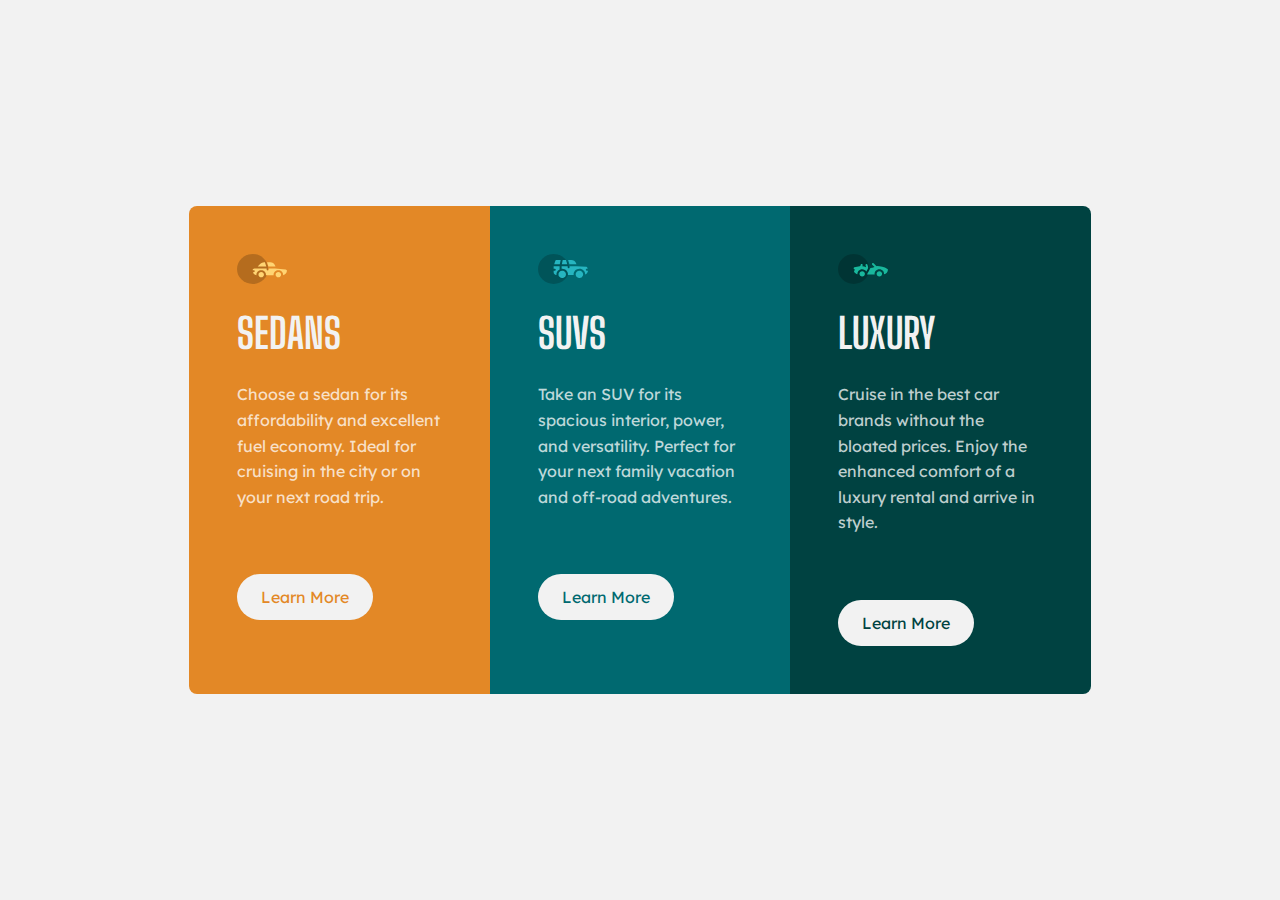
<file: 3-column-preview-card-component/index.html>
<!DOCTYPE html>
<html lang="en">
<head>
  <meta charset="UTF-8">
  <meta name="viewport" content="width=device-width, initial-scale=1.0"> <!-- displays site properly based on user's device -->
  <link rel="icon" type="image/png" sizes="32x32" href="./images/favicon-32x32.png">
  <link rel="stylesheet" href="main.css">
  <title>Frontend Mentor | 3-column preview card component</title>
</head>

<body>
  
  <main class="container">
    <div class="card">
      <img src="./images/icon-sedans.svg" alt="">
      <h1 class="card__heading">Sedans</h1>
      <p class="card__description">
        Choose a sedan for its affordability and excellent fuel economy. Ideal for cruising in the city
        or on your next road trip.
      </p>
      <a class="btn" href="#">Learn More</a>
    </div>
    <div class="card">
      <img src="./images/icon-suvs.svg" alt="">
      <h1 class="card__heading">SUVs</h1>
      <p class="card__description">
        Take an SUV for its spacious interior, power, and versatility. Perfect for your next family vacation
        and off-road adventures.
      </p>
      <a class="btn" href="#">Learn More</a>
    </div>
    <div class="card">
      <img src="./images/icon-luxury.svg" alt="">
      <h1 class="card__heading">Luxury</h1>
      <p class="card__description">
        Cruise in the best car brands without the bloated prices. Enjoy the enhanced comfort of a luxury
        rental and arrive in style.
      </p>
      <a class="btn" href="#">Learn More</a>
    </div>
  </main>
</body>
</html>
</file>
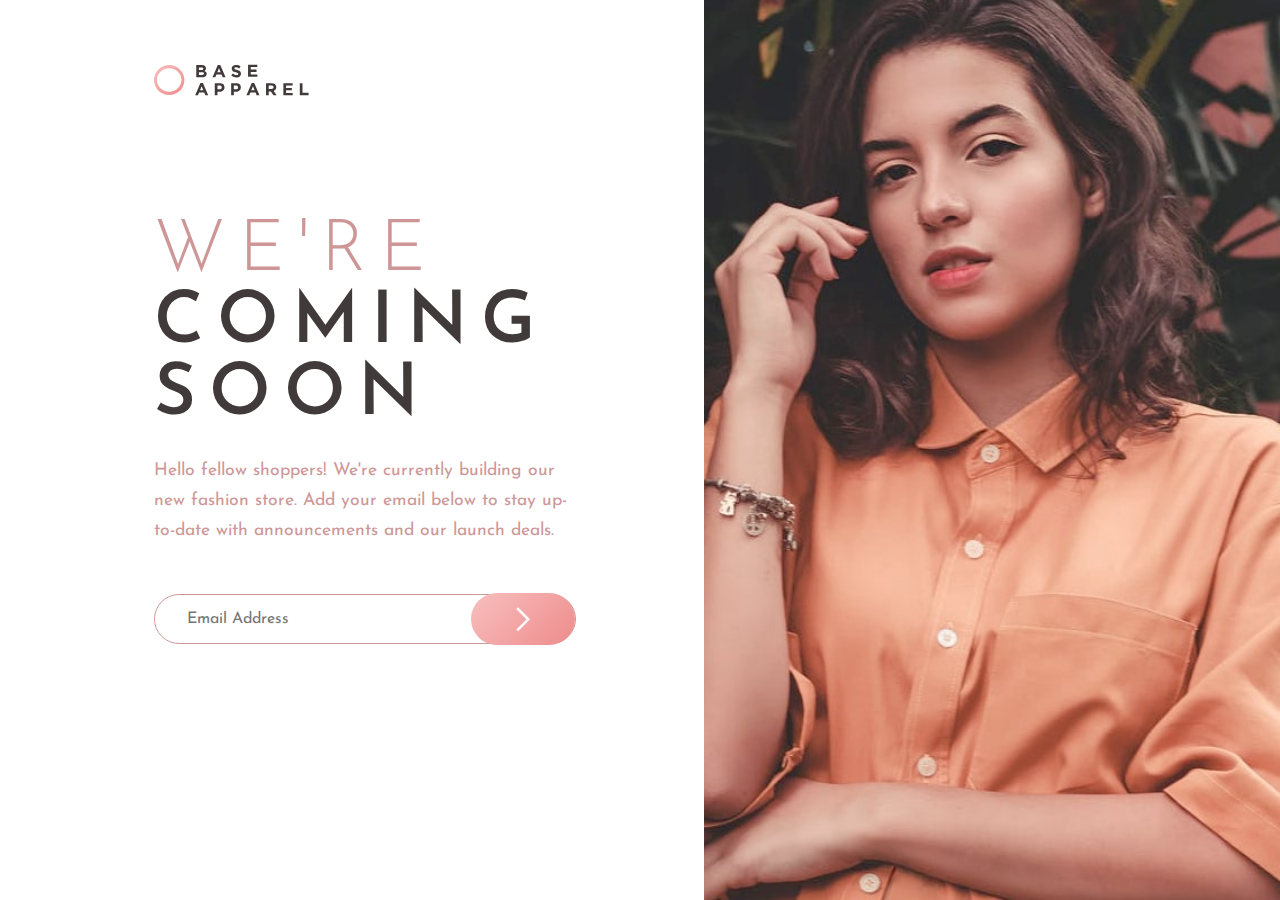
<file: Base-Apparel-coming-soon-page/index.html>
<!DOCTYPE html>
<html lang="en">
  <head>
    <meta charset="UTF-8" />
    <meta name="viewport" content="width=device-width, initial-scale=1.0" />
    <link
      rel="icon"
      type="image/png"
      sizes="32x32"
      href="./images/favicon-32x32.png"
    />
    <link
      href="https://fonts.googleapis.com/css2?family=Josefin+Sans:wght@300;400;600&display=swap"
      rel="stylesheet"
    />
    <script defer src="./js/main.js"></script>
    <link rel="stylesheet" href="./styles/main.css" />
    <title>Frontend Mentor | Base Apparel coming soon page</title>
  </head>

  <body>
    <main class="container">
      <div class="logo-M logo">
        <img src="./images/logo.svg" alt="Base apparel" />
      </div>

      <section>
        <div class="img-M">
          <img src="./images/hero-mobile.jpg" alt="woman" />
        </div>

        <div class="right img-D">
          <img src="./images/hero-desktop.jpg" alt="" />
        </div>

        <div class="text-body left">
          <div class="logo-D logo">
            <img src="./images/logo.svg" alt="Base apparel" />
          </div>

          <h1 class="title"><span>We're</span><br />coming<br />soon</h1>

          <p class="description">
            Hello fellow shoppers! We're currently building our new fashion
            store. Add your email below to stay up-to-date with announcements
            and our launch deals.
          </p>

          <form action="" class="form-field">
            <div class="contain">
              <input
                type="text"
                placeholder="Email Address"
                id="email"
                name="email"
              />
              <img
                class="error visually-hidden"
                src="./images/icon-error.svg"
                alt=""
              />
              <button aria-label="submit" id="submit" type="submit">
                <img src="./images/icon-arrow.svg" alt="" />
              </button>
              <p class="error-text visually-hidden"></p>
            </div>
          </form>
        </div>
      </section>
    </main>

    <!-- <footer>
      <p class="attribution">
        Challenge by
        <a href="https://www.frontendmentor.io?ref=challenge" target="_blank"
          >Frontend Mentor</a
        >. Coded by <a href="#">Oshane</a>.
      </p>
    </footer> -->
  </body>
</html>
</file>
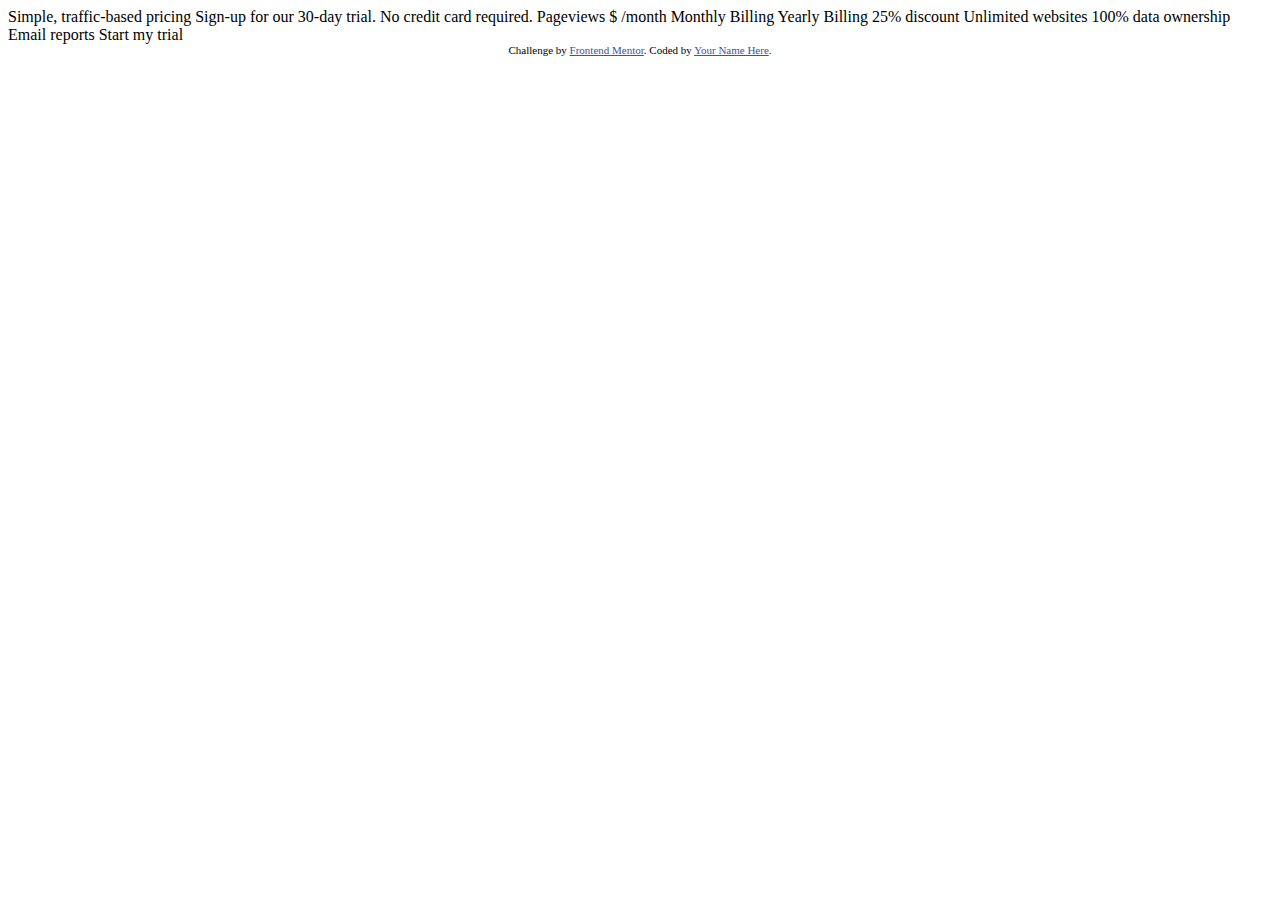
<file: Interactive-pricing-component/index.html>
<!DOCTYPE html>
<html lang="en">
<head>
  <meta charset="UTF-8">
  <meta name="viewport" content="width=device-width, initial-scale=1.0"> <!-- displays site properly based on user's device -->

  <link rel="icon" type="image/png" sizes="32x32" href="./images/favicon-32x32.png">
  
  <title>Frontend Mentor | Interactive pricing component</title>

  <!-- Feel free to remove these styles or customise in your own stylesheet 👍 -->
  <style>
    .attribution { font-size: 11px; text-align: center; }
    .attribution a { color: hsl(228, 45%, 44%); }
  </style>
</head>
<body>

  Simple, traffic-based pricing
  Sign-up for our 30-day trial. No credit card required. 

  Pageviews
  $ /month

  Monthly Billing
  Yearly Billing 25% discount

  Unlimited websites
  100% data ownership
  Email reports

  Start my trial
  
  <div class="attribution">
    Challenge by <a href="https://www.frontendmentor.io?ref=challenge" target="_blank">Frontend Mentor</a>. 
    Coded by <a href="#">Your Name Here</a>.
  </div>
</body>
</html>
</file>
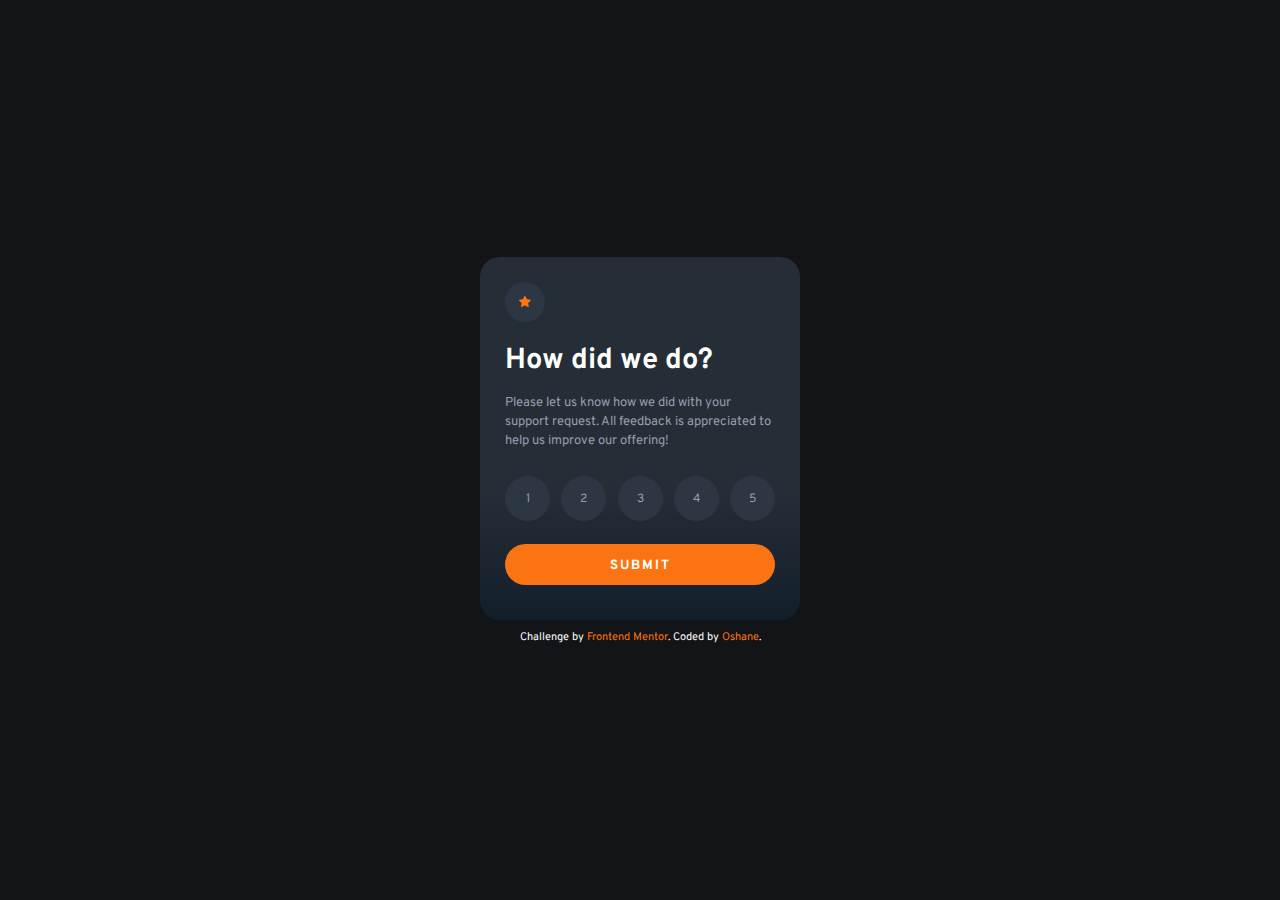
<file: Interactive-rating-component/index.html>
<!DOCTYPE html>
<html lang="en">
  <head>
    <meta charset="UTF-8" />
    <meta name="viewport" content="width=device-width, initial-scale=1.0" />
    <!-- displays site properly based on user's device -->
    <link
      rel="icon"
      type="image/png"
      sizes="32x32"
      href="./images/favicon-32x32.png"
    />
    <link
      href="https://fonts.googleapis.com/css2?family=Overpass:wght@400;700&display=swap"
      rel="stylesheet"
    />
    <script defer src="./main.js"></script>
    <link rel="stylesheet" href="./Styles/main.css" />
    <title>Frontend Mentor | Interactive rating component</title>
  </head>
  <body>
    <main class="container">
      <!-- Rating state start -->
      <article class="component component-1">
        <div class="star">
          <img src="./images/icon-star.svg" alt="" />
        </div>
        <div class="component__body">
          <h1 class="comp-1__header">How did we do?</h1>
          <p class="comp-1__para">
            Please let us know how we did with your support request. All
            feedback is appreciated to help us improve our offering!
          </p>
        </div>
        <!-- Add rating here -->
        <ul class="ratings">
          <li><button class="rating">1</button></li>
          <li><button class="rating">2</button></li>
          <li><button class="rating">3</button></li>
          <li><button class="rating">4</button></li>
          <li><button class="rating">5</button></li>
        </ul>
        <button class="cta submit">Submit</button>
      </article>

      <article class="component component-2">
        <div class="illustration">
          <img src="./images/illustration-thank-you.svg" alt="" />
        </div>

        <!-- You selected -->
        <div class="notify">You selected 0 out of 5</div>

        <div class="component__body">
          <h2 class="comp-2__header">Thank you!</h2>

          <p class="comp-2__para">
            We appreciate you taking the time to give a rating. If you ever need
            more support, don’t hesitate to get in touch!
          </p>
        </div>
        <button class="cta rate-again">Change Rating</button>
      </article>
      <div class="attribution">
        Challenge by
        <a
          style="color: #fb7413"
          href="https://www.frontendmentor.io?ref=challenge"
          target="_blank"
          >Frontend Mentor</a
        >. Coded by <a style="color: #fb7413" href="#">Oshane</a>.
      </div>
    </main>
    <!-- out of 5 Thank you! -->
  </body>
</html>
</file>
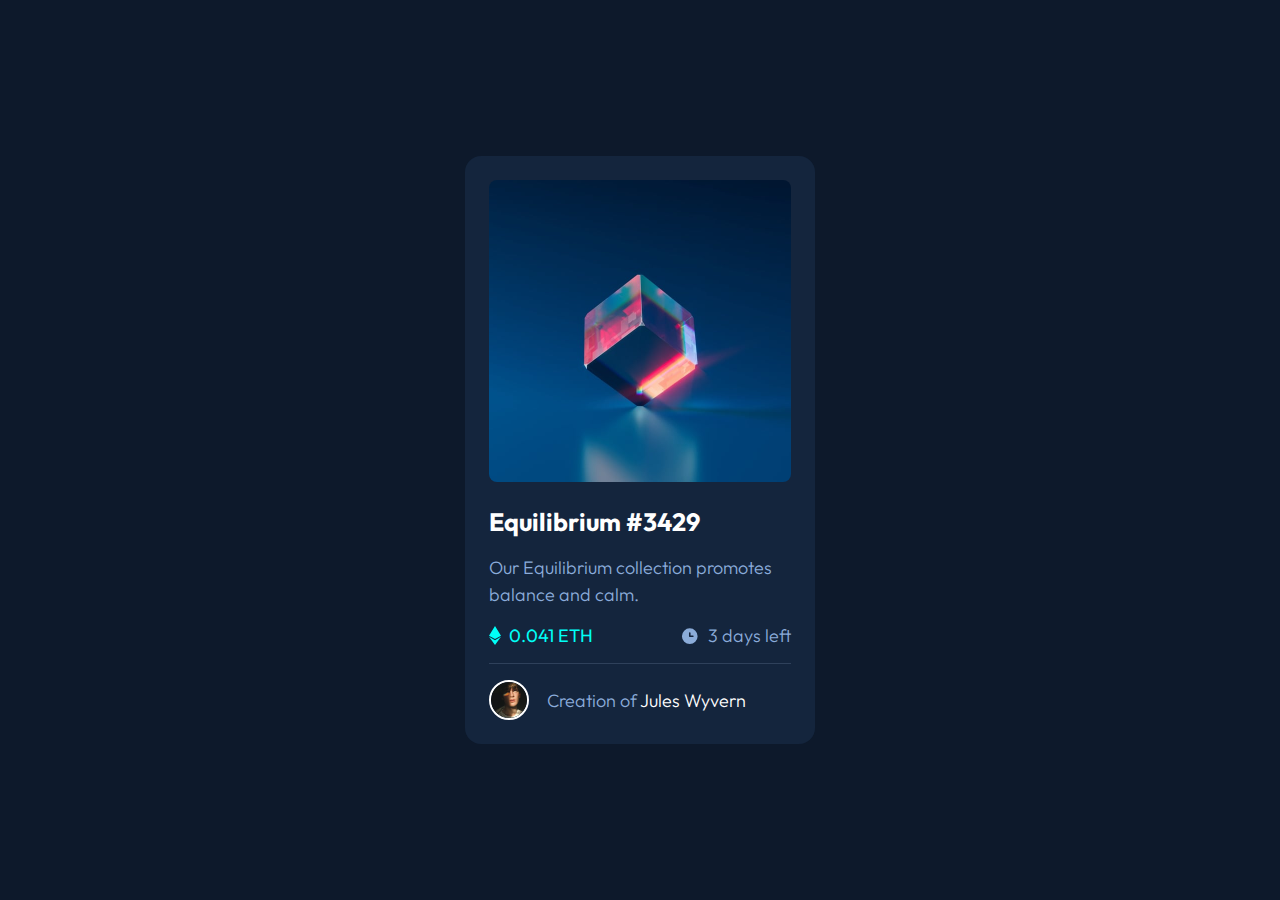
<file: NFT-preview-card-component/index.html>
<!DOCTYPE html>
<html lang="en">
<head>
  <meta charset="UTF-8">
  <meta name="viewport" content="width=device-width, initial-scale=1.0, minimum-scale=1.0">
  <link rel="icon" type="image/png" sizes="32x32" href="./images/favicon-32x32.png">
  <link rel="stylesheet" href="main.css">
  <title>Frontend Mentor | NFT preview card component</title>
</head>
<body>
  

  <div class="card">
    <div class="card__img">
      <img src="./images/image-equilibrium.jpg" alt="equilibrium" class="card__img__img">
      <div class="card__img__overlay">
        <img src="./images/icon-view.svg" alt="solid color eye shape icon with solid color iris">
      </div>
    </div>

    <div class="card__txt">
      <h2 class="card__txt__title">Equilibrium #3429</h2>
      <p class="card__txt__p">Our Equilibrium collection promotes balance and calm.</p>

      <div class="card__row">
        <h4 class="card__row__left--bblue">
          <img src="./images/icon-ethereum.svg" alt="ethereum">
          0.041 ETH
        </h4>
        
        <span class="card__row__right">
          <img src="./images/icon-clock.svg" alt="clock icon">
          3 days left
        </span>
      </div>

      <div class="line"></div>

      <div class="profile">
        <img src="./images/image-avatar.png" alt="" class="profile__img">
        <span class="profile__text">Creation of <a href="#">Jules Wyvern</a></span>
      </div>

    </div>
  </div>
  

  <!-- <div class="attribution">
    Challenge by <a href="https://www.frontendmentor.io?ref=challenge" target="_blank">Frontend Mentor</a>. 
    Coded by <a href="#">Your Name Here</a>.
  </div> -->
</body>
</html>
</file>
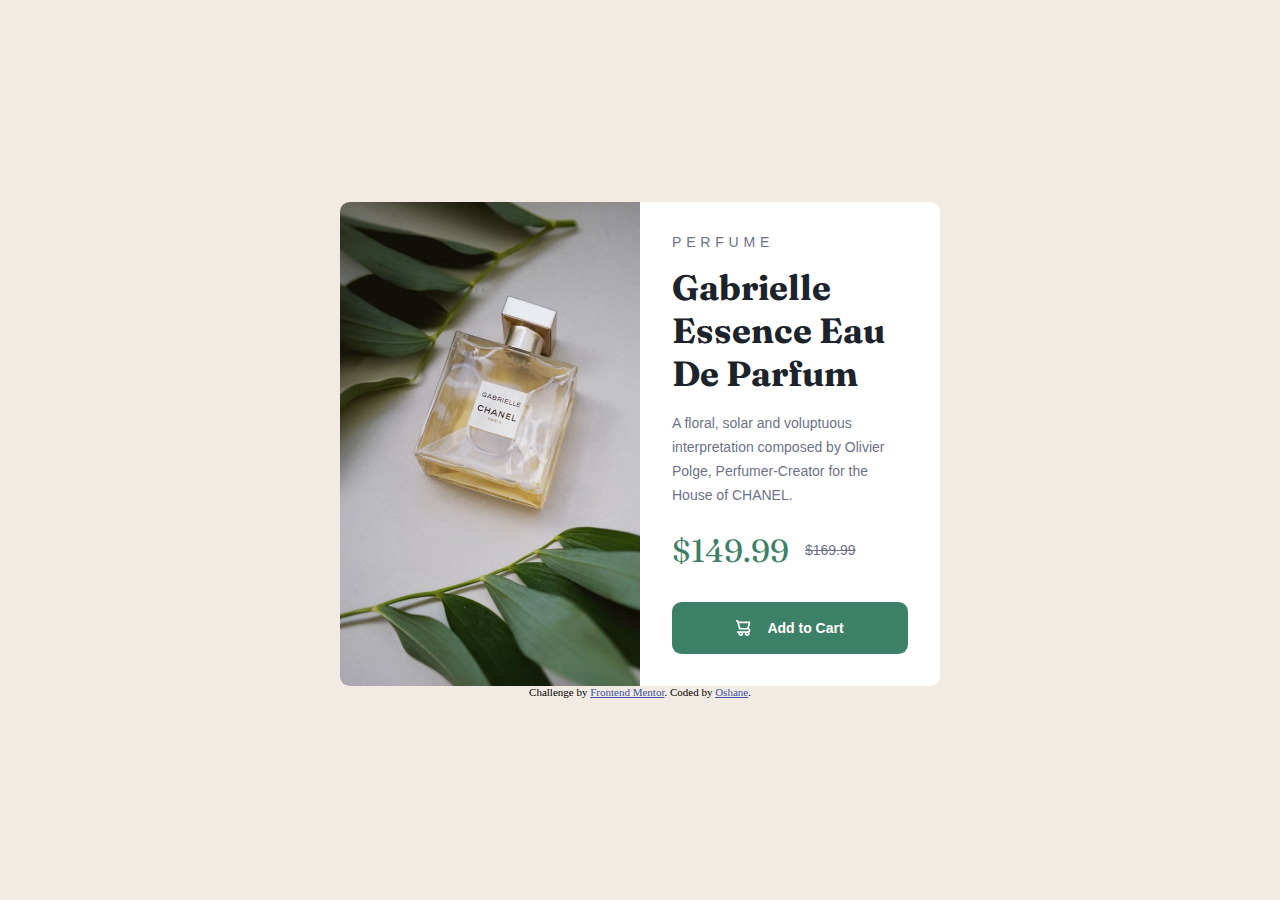
<file: Product-preview-card-component/index.html>
<!DOCTYPE html>
<html lang="en">
<head>
  <meta charset="UTF-8">
  <meta name="viewport" content="width=device-width, initial-scale=1.0"> <!-- displays site properly based on user's device -->

  <link rel="icon" type="image/png" sizes="32x32" href="./images/favicon-32x32.png">
  <link rel="stylesheet" href="main.css">
  <link href="https://fonts.googleapis.com/css2?family=Fraunces:opsz,wght@9..144,700&display=swap" rel="stylesheet">
  <title>Frontend Mentor | Product preview card component</title>
</head>
<body>
  <div class="card">
    <div class="image">
      <img class='cologne__img--M' src="./images/image-product-mobile.jpg" alt="">
      <img class='cologne__img--D' src="./images/image-product-desktop.jpg" alt="">
    </div>

    <div class="main">
      <span class="accent--text">Perfume</span>
      <h1 class="card__header">Gabrielle Essence Eau De Parfum</h1>
      <p class="card__p">
        A floral, solar and voluptuous interpretation composed by Olivier Polge,
        Perfumer-Creator for the House of CHANEL.
      </p>
      <div class="card__price">
        <span class="price--cyan">$149.99</span>
        <span class="price--strikethrough">$169.99</span>
      </div>
      <div class="add-to-cart">
        
        <button class="cta btn"><img src="./images/icon-cart.svg" alt="" style="width: 15px;"> Add to Cart</button>
      </div>
    </div>
  </div>
  
  <div class="attribution">
    Challenge by <a href="https://www.frontendmentor.io?ref=challenge" target="_blank">Frontend Mentor</a>. 
    Coded by <a href="#">Oshane</a>.
  </div>
</body>
</html>
</file>
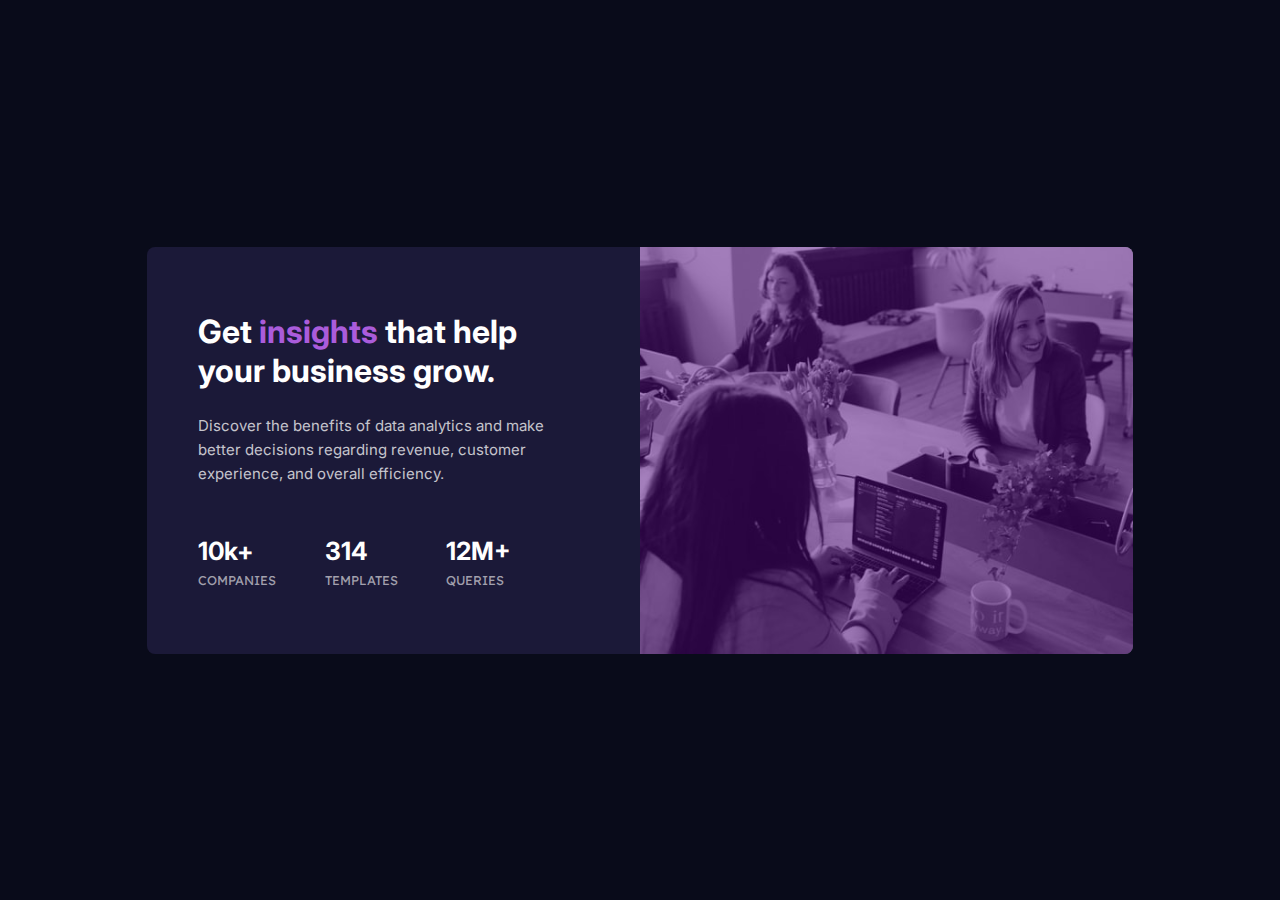
<file: Stats-preview-card-component/index.html>
<!DOCTYPE html>
<html lang="en">
<head>
  <meta charset="UTF-8">
  <meta name="viewport" content="width=device-width, initial-scale=1.0"> <!-- displays site properly based on user's device -->

  <link rel="icon" type="image/png" sizes="32x32" href="./images/favicon-32x32.png">
  <link rel="stylesheet" href="main.css">
  <title>Frontend Mentor | Stats preview card component</title>

  <!-- Feel free to remove these styles or customise in your own stylesheet 👍 -->
  <style>
    .attribution { font-size: 11px; text-align: center; }
    .attribution a { color: hsl(228, 45%, 44%); }
  </style>
</head>
<body>
  <main class="card">
    <div class="card__img">
      <img src="./images/image-header-mobile.jpg" 
      alt="women in office" class="card__img__img--M">
      <img src="./images/image-header-desktop.jpg" alt="women in office" class="card__img__img--D">
      <div class="card__img--overlay"></div>
    </div>

    <section class="card__txt">
      <div class="card__header">
        <h1 class="card__header__txt">Get <span>insights</span> that help your business grow.</h1>
      </div>

      <div class="card__p">
        <p class="card__p__txt">Discover the benefits of data analytics and make better decisions regarding revenue, customer 
          experience, and overall efficiency.</p>
      </div>

      <div class="card__stats">
        <div class="card__stats--col col ">
          <span class="card__stats__title ">10k+</span>
          <span class="card__stats__desc">companies</span>
        </div>
        <div class="card__stats--col col">
          <span class="card__stats__title">314</span>
          <span class="card__stats__desc">templates</span>
        </div>
        <div class="card__stats--col col">
          <span class="card__stats__title">12M+</span>
          <span class="card__stats__desc">queries</span>
        </div>
      </div>
    </section>

  </main>

  

  

   
   
   

  <!-- <div class="attribution">
    Challenge by <a href="https://www.frontendmentor.io?ref=challenge" target="_blank">Frontend Mentor</a>. 
    Coded by <a href="#">Your Name Here</a>.
  </div> -->
</body>
</html>
</file>
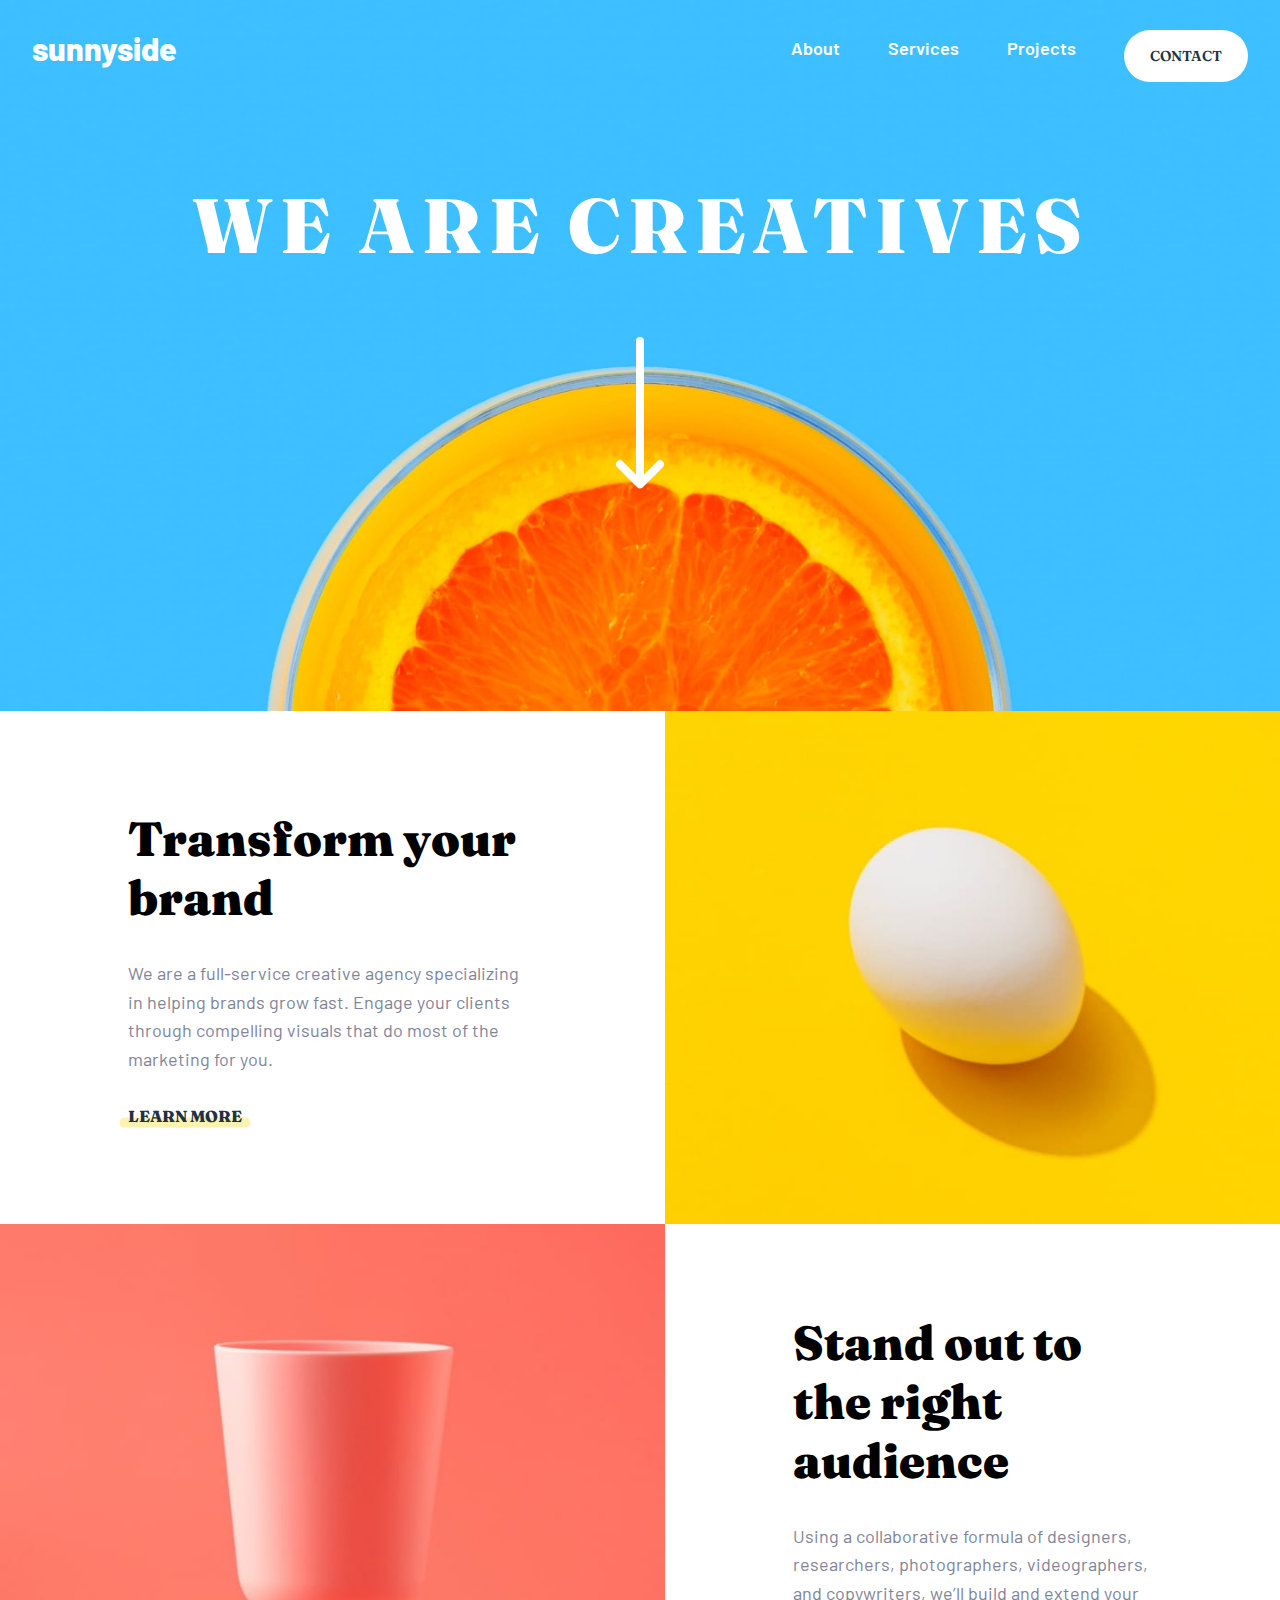
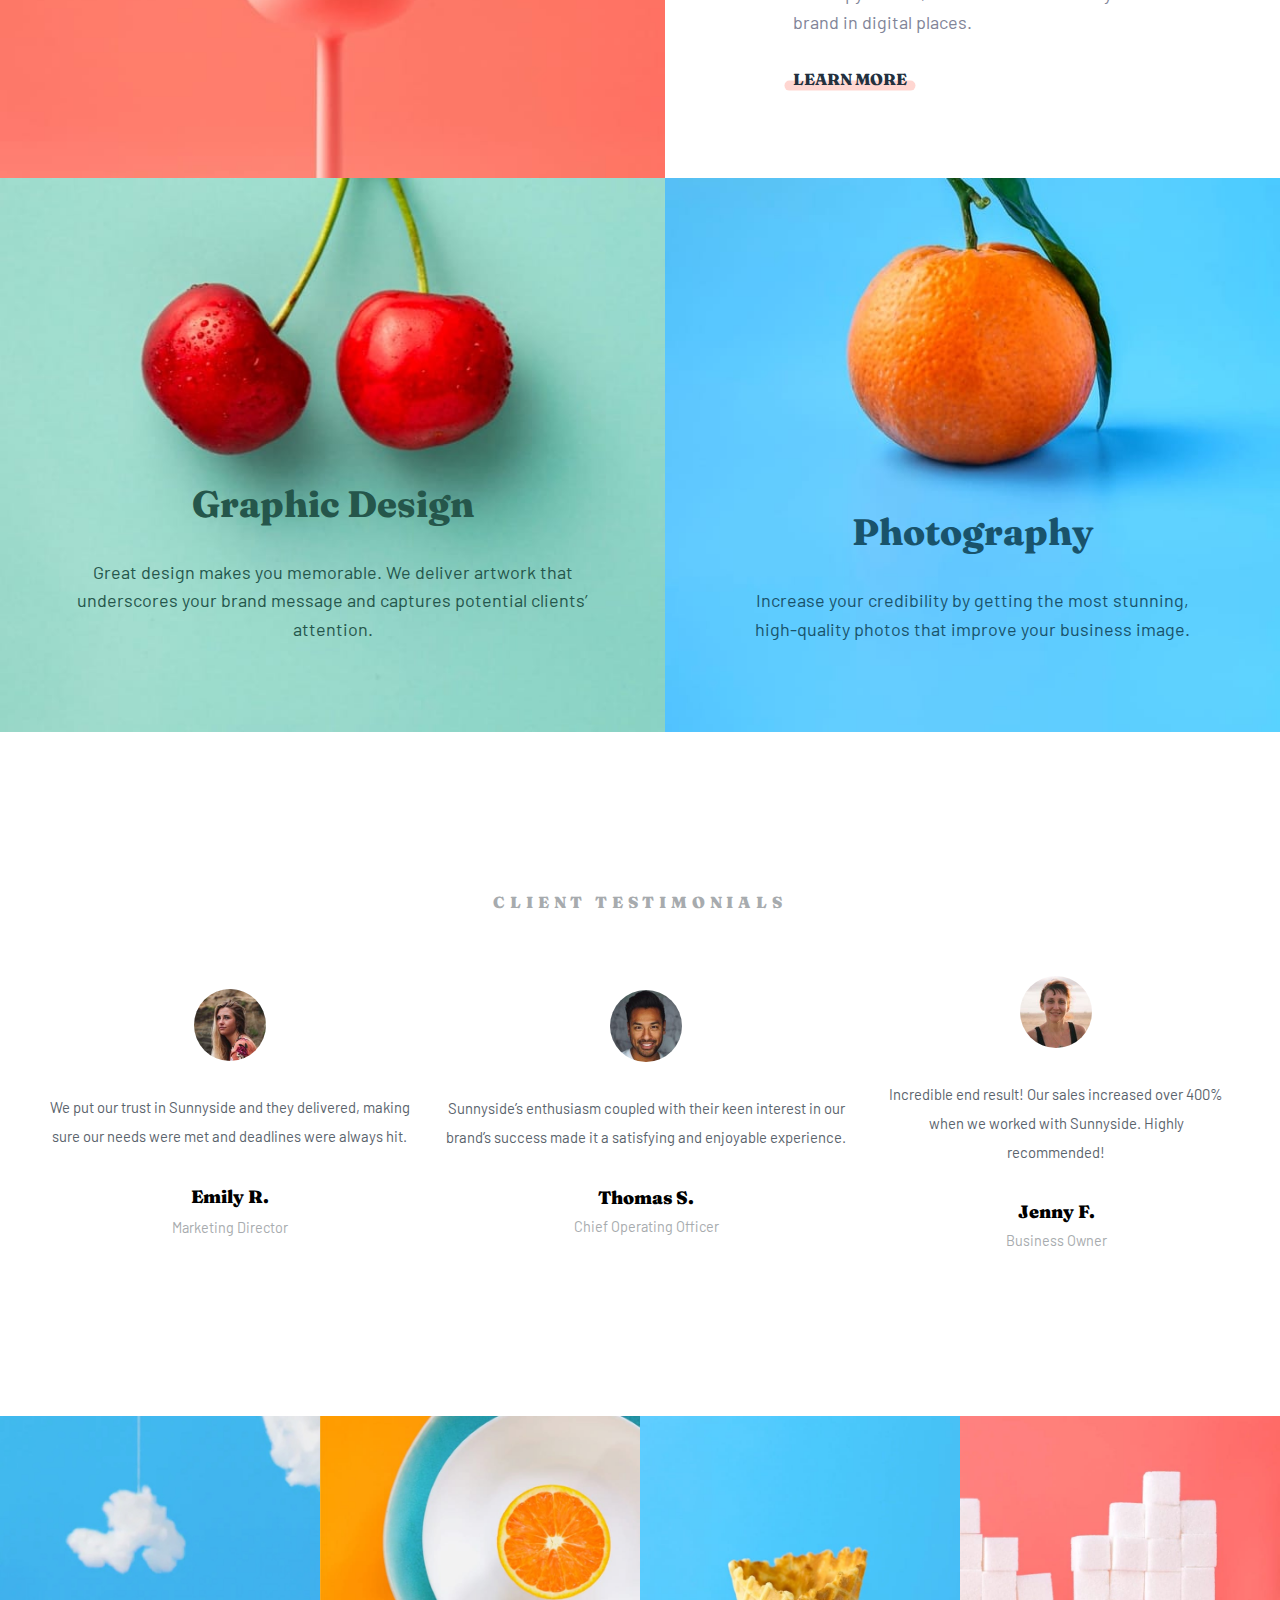
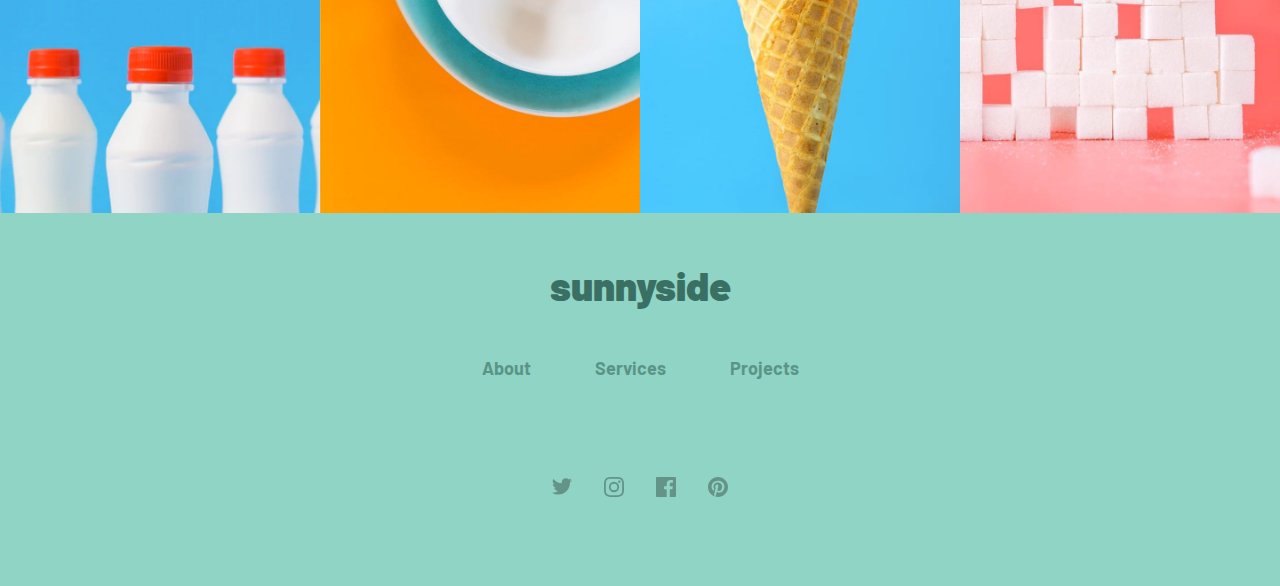
<file: Sunnyside-agency-landing-page/index.html>
<!DOCTYPE html>
<html lang="en">
<head>
  <meta charset="UTF-8">
  <meta name="viewport" content="width=device-width, initial-scale=1.0"> <!-- displays site properly based on user's device -->

  <link rel="icon" type="image/png" sizes="32x32" href="./images/favicon-32x32.png">
  <link rel="stylesheet" href="main.css">
  <script defer src="main.js"></script>
  <title>Frontend Mentor | Sunnyside agency landing page</title>
</head>
<body>

  <main class="content">

    <header class="header">
      <div class="logo">sunnyside</div>
      <nav class="nav">
        <ul class="nav__list">
          <li class="nav__item">
            <a href="#" class="nav__link">About</a>
          </li>
          <li class="nav__item">
            <a href="#" class="nav__link">Services</a>
          </li>
          <li class="nav__item">
            <a href="#" class="nav__link">Projects</a>
          </li>
          <li class="nav__item">
            <a href="#" class="nav__link nav__link--unique">Contact</a>
          </li>
        </ul>
      </nav>
      <div class="burger">
        <div class="burger__line"></div>
        <div class="burger__line"></div>
        <div class="burger__line"></div>
      </div>
    </header>

    <wrapper>
      <section class="hero">
        <picture>
          <img class="img--M" src="./images/mobile/image-header.jpg">
          <img class="img--D" src="./images/desktop/image-header.jpg"">
          <!-- <img src="./images/mobile/image-header.jpg" alt="Half an orange on a light blue background"> -->
        </picture>
        <div class="hero__body">
          <h1 class="hero__heading u-uppercase">We are creatives</h1>
          <img src="./images/icon-arrow-down.svg" alt="down arrow" class="arrow">
        </div>
      </section>
      <div class="griddy">
        <section class="sec2 sec">
          
          <img  src="./images/mobile/image-transform.jpg" alt="egg on a yellow background" class="sec2__img img--M">
          <img  src="./images/desktop/image-transform.jpg" alt="egg on a yellow background" class="sec2__img img--D">
        </section>
        <section class="sec3 sec">
          <h2 class="sec3__heading">Transform your brand</h2>
          <p class="sec3__p">
            We are a full-service creative agency specializing in helping brands grow fast.
          Engage your clients through compelling visuals that do most of the marketing for you.
          </p>
          <a href="#" class="sec3__link u-uppercase">Learn More</a>
        </section>
        <section class="sec4 sec">
          <img src="./images/mobile/image-stand-out.jpg" alt="matte pink wine glass on matte pink background" class="sec4__img img--M">
          <img src="./images/desktop/image-stand-out.jpg" alt="matte pink wine glass on matte pink background" class="sec4__img img--D">
        </section>
        <section class="sec5 sec">
            <h2 class="sec5__heading">Stand out to the right audience</h2>
            <p class="sec5__p">
              Using a collaborative formula of designers, researchers, photographers, videographers, and copywriters, we’ll build and extend your brand in digital places.
            </p>
          <a href="#" class="sec5__link u-uppercase">Learn More</a>
        </section>
        <section class="sec6 sec">
          <img src="./images/mobile/image-graphic-design.jpg" alt="two cherries on teal background" class="sec6__img img--M">
          <img src="./images/desktop/image-graphic-design.jpg" alt="two cherries on teal background" class="sec6__img img--D">
          <div class="sec6__body u-sec--body">
            <h3 class="sec6__heading">Graphic Design</h3>
            <p class="sec6__p">
              Great design makes you memorable. We deliver artwork that underscores your brand message and captures potential clients’ attention.
            </p>
          </div>
        </section>
        <section class="sec7 sec">
          <img src="./images/mobile/image-photography.jpg" alt="ripe orange on light blue background" class="sec7__img img--M">
          <img src="./images/desktop/image-photography.jpg" alt="ripe orange on light blue background" class="sec7__img img--D">
          <div class="sec7__body u-sec--body">
            <h3 class="sec7__heading">Photography</h3>
            <p class="sec7__p">
              Increase your credibility by getting the most stunning, high-quality photos that improve your business image.
            </p>
          </div>
        </section>
        <section class="testimonials grid-col-span-2 sec">
          <h4 class="testimonials__heading u-uppercase">Client testimonials</h4>
        
          <div class="client-block">
            <acticle class="client client1">
              <img src="./images/image-emily.jpg" alt="client image" class="client__img">
              <p class="client__testimony">
                We put our trust in Sunnyside and they delivered, making sure our needs were met and deadlines were always hit.
              </p>
              <div class="client__about col">
                <h4 class="client__name">Emily R.</h4>
                <span class="client__position">Marketing Director</span>
              </div>
            </acticle>
            <acticle class="client client2">
              <img src="./images/image-thomas.jpg" alt="client image" class="client__img">
              <p class="client__testimony">
                Sunnyside’s enthusiasm coupled with their keen interest in our brand’s success made it a satisfying and enjoyable experience.
              </p>
              <div class="client__about u-col">
                <h4 class="client__name">Thomas S.</h4>
                <span class="client__position">Chief Operating Officer</span>
              </div>
            </acticle>
            <acticle class="client client3">
              <img src="./images/image-jennie.jpg" alt="client image" class="client__img">
              <p class="client__testimony">
                Incredible end result! Our sales increased over 400% when we worked with Sunnyside. Highly recommended!
              </p>
              <div class="client__about u-col">
                <h4 class="client__name">Jenny F.</h4>
                <span class="client__position">Business Owner</span>
              </div>
            </acticle>
          </div>

        </section>
        <section class="gallery-block grid-col-span-2 sec">
          <img class="img--M" src="./images/mobile/image-gallery-milkbottles.jpg" alt="Milk bottles">
          <img class="img--M" src="./images/mobile/image-gallery-orange.jpg" alt="Half an orange on a plate">
          <img class="img--M" src="./images/mobile/image-gallery-cone.jpg" alt="Ice-cream cone">
          <img class="img--M" src="./images/mobile/image-gallery-sugar-cubes.jpg" alt="Sugar cubes">
          <img class="img--D" src="./images/desktop/image-gallery-milkbottles.jpg" alt="Milk bottles">
          <img class="img--D" src="./images/desktop/image-gallery-orange.jpg" alt="Half an orange on a plate">
          <img class="img--D" src="./images/desktop/image-gallery-cone.jpg" alt="Ice-cream cone">
          <img class="img--D" src="./images/desktop/image-gallery-sugarcubes.jpg" alt="Sugar cubes">
        </section>
      </div>
    </wrapper>
  </main>


  <footer>
    <div class="footer__heading">sunnyside</div>
    <nav class="footer__nav">
      <ul class="footer__list">

        <li class="footer__items">
          <a href="" class="footer__links">About</a>
        </li>

        <li class="footer__items">
          <a href="" class="footer__links">Services</a>
        </li>

        <li class="footer__items">
          <a href="" class="footer__links">Projects</a>
        </li>

      </ul>
    </nav>
    <div class="social-links">
      <svg width="20" height="17" xmlns="http://www.w3.org/2000/svg"><path d="M20 2.172a8.192 8.192 0 01-2.357.646 4.11 4.11 0 001.805-2.27 8.22 8.22 0 01-2.606.996A4.096 4.096 0 0013.847.248c-2.65 0-4.596 2.472-3.998 5.037A11.648 11.648 0 011.392 1a4.109 4.109 0 001.27 5.478 4.086 4.086 0 01-1.858-.513c-.045 1.9 1.318 3.679 3.291 4.075a4.113 4.113 0 01-1.853.07 4.106 4.106 0 003.833 2.849A8.25 8.25 0 010 14.658a11.616 11.616 0 006.29 1.843c7.618 0 11.923-6.434 11.663-12.205A8.354 8.354 0 0020 2.172z" fill="currentcolor" fill-rule="nonzero"/></svg>
      <svg width="20" height="20" xmlns="http://www.w3.org/2000/svg"><path d="M10 1.802c2.67 0 2.987.01 4.042.059 2.71.123 3.975 1.409 4.099 4.099.048 1.054.057 1.37.057 4.04 0 2.672-.01 2.988-.057 4.042-.124 2.687-1.387 3.975-4.1 4.099-1.054.048-1.37.058-4.041.058-2.67 0-2.987-.01-4.04-.058-2.718-.124-3.977-1.416-4.1-4.1-.048-1.054-.058-1.37-.058-4.041 0-2.67.01-2.986.058-4.04.124-2.69 1.387-3.977 4.1-4.1 1.054-.048 1.37-.058 4.04-.058zM10 0C7.284 0 6.944.012 5.877.06 2.246.227.227 2.242.061 5.877.01 6.944 0 7.284 0 10s.012 3.057.06 4.123c.167 3.632 2.182 5.65 5.817 5.817 1.067.048 1.407.06 4.123.06s3.057-.012 4.123-.06c3.629-.167 5.652-2.182 5.816-5.817.05-1.066.061-1.407.061-4.123s-.012-3.056-.06-4.122C19.777 2.249 17.76.228 14.124.06 13.057.01 12.716 0 10 0zm0 4.865a5.135 5.135 0 100 10.27 5.135 5.135 0 000-10.27zm0 8.468a3.333 3.333 0 110-6.666 3.333 3.333 0 010 6.666zm5.338-9.87a1.2 1.2 0 100 2.4 1.2 1.2 0 000-2.4z" fill="currentcolor" fill-rule="nonzero"/></svg>
      <svg width="20" height="20" xmlns="http://www.w3.org/2000/svg"><path d="M18.896 0H1.104C.494 0 0 .494 0 1.104v17.793C0 19.506.494 20 1.104 20h9.58v-7.745H8.076V9.237h2.606V7.01c0-2.583 1.578-3.99 3.883-3.99 1.104 0 2.052.082 2.329.119v2.7h-1.598c-1.254 0-1.496.597-1.496 1.47v1.928h2.989l-.39 3.018h-2.6V20h5.098c.608 0 1.102-.494 1.102-1.104V1.104C20 .494 19.506 0 18.896 0z" fill="currentcolor" fill-rule="nonzero"/></svg>
      <svg width="20" height="20" xmlns="http://www.w3.org/2000/svg"><path d="M10 0C4.477 0 0 4.477 0 10c0 4.237 2.636 7.855 6.356 9.312-.088-.791-.167-2.005.035-2.868.181-.78 1.172-4.97 1.172-4.97s-.299-.6-.299-1.486c0-1.39.806-2.428 1.81-2.428.852 0 1.264.64 1.264 1.408 0 .858-.546 2.14-.828 3.33-.236.995.5 1.807 1.48 1.807 1.778 0 3.144-1.874 3.144-4.58 0-2.393-1.72-4.068-4.176-4.068-2.845 0-4.516 2.135-4.516 4.34 0 .859.331 1.781.745 2.281a.3.3 0 01.069.288l-.278 1.133c-.044.183-.145.223-.335.134-1.249-.581-2.03-2.407-2.03-3.874 0-3.154 2.292-6.052 6.608-6.052 3.469 0 6.165 2.473 6.165 5.776 0 3.447-2.173 6.22-5.19 6.22-1.013 0-1.965-.525-2.291-1.148l-.623 2.378c-.226.869-.835 1.958-1.244 2.621.937.29 1.931.446 2.962.446 5.523 0 10-4.477 10-10S15.523 0 10 0z" fill="currentcolor" fill-rule="nonzero"/></svg>
      <!-- <a href="#"><img class="social" src="./images/icon-facebook.svg" alt="Facebook"></a>
      <a href="#"><img class="social" src="./images/icon-instagram.svg" alt="Instagram"></a>
      <a href="#"><img class="social" src="./images/icon-twitter.svg" alt="Twitter"></a>
      <a href="#"><img class="social" src="./images/icon-pinterest.svg" alt="Pinterest"></a> -->
    </div>
  </footer>

  
</body>
</html>
</file>
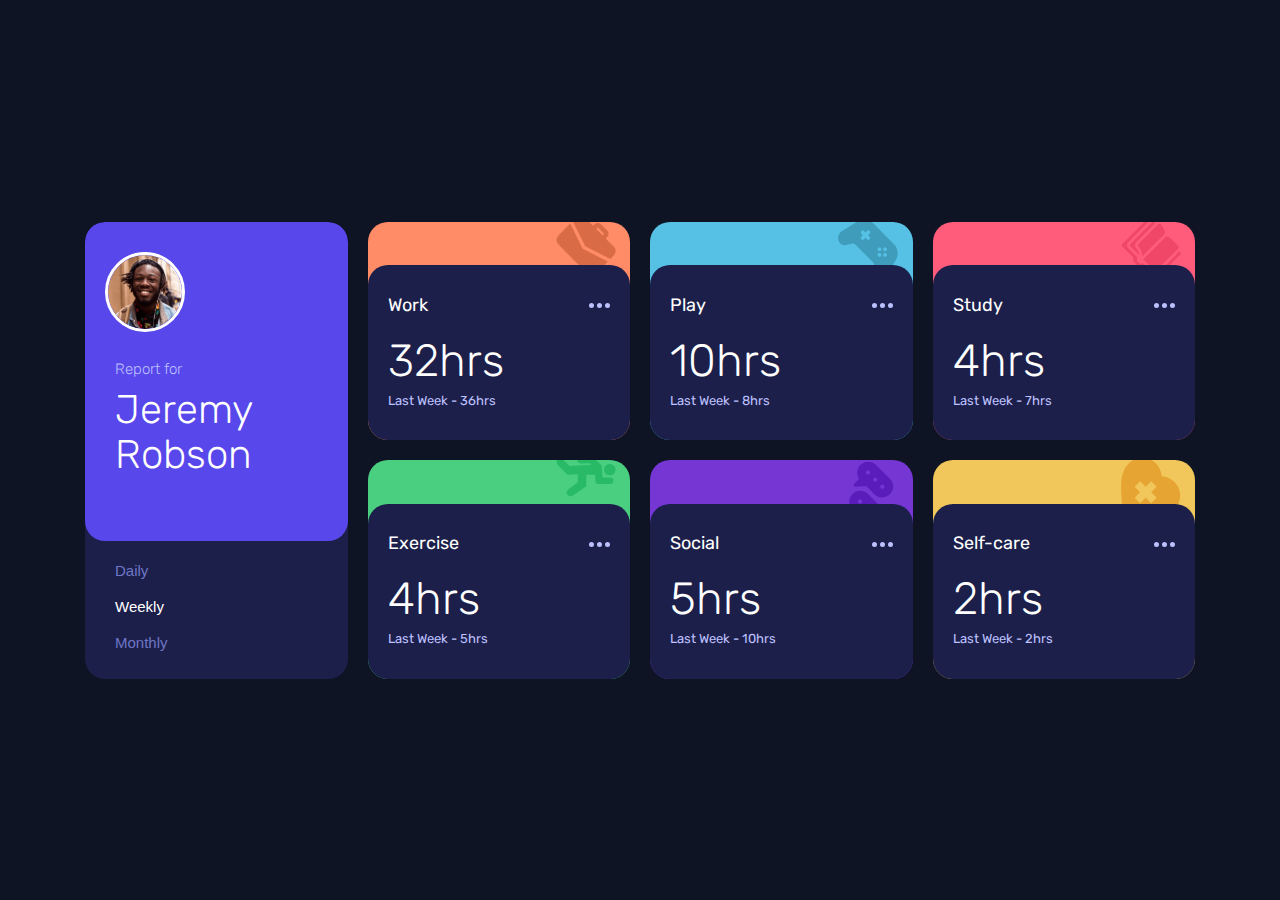
<file: Time-tracking-dashboard/index.html>
<!DOCTYPE html>
<html lang="en">
  <head>
    <meta charset="UTF-8" />
    <meta name="viewport" content="width=device-width, initial-scale=1.0" />
    <!-- displays site properly based on user's device -->
    <link
      rel="icon"
      type="image/png"
      sizes="32x32"
      href="./images/favicon-32x32.png"
    />
    <link
      href="https://fonts.googleapis.com/css2?family=Rubik:wght@300;400;500&display=swap"
      rel="stylesheet"
    />
    <title>Frontend Mentor | Time tracking dashboard</title>
    <link rel="stylesheet" href="./styles/main.css" />
    <script defer src="./js/main.js"></script>
  </head>
  <body>
    <main class="container">
      <section class="dash">
        <div class="dash__profile">
          <img class="profile__img" src="./images/image-jeremy.png" alt="" />
          <div class="profile__txt">
            <p class="report">Report for</p>
            <h1 class="profile__name">Jeremy Robson</h1>
          </div>
        </div>

        <nav class="navigation">
          <ul class="nav__list">
            <li class="nav__item">
              <button id="daily" class="options">Daily</button>
            </li>
            <li class="nav__item">
              <button id="weekly" class="options active">Weekly</button>
            </li>
            <li class="nav__item">
              <button id="monthly" class="options">Monthly</button>
            </li>
          </ul>
        </nav>
      </section>

      <acticle id="work" class="activity work">
        <div class="activity__content">
          <div class="activity__row">
            <h2 class="activity__title">Work</h2>
            <div class="svg">
              <svg width="21" height="5" xmlns="http://www.w3.org/2000/svg">
                <path
                  d="M2.5 0a2.5 2.5 0 1 1 0 5 2.5 2.5 0 0 1 0-5Zm8 0a2.5 2.5 0 1 1 0 5 2.5 2.5 0 0 1 0-5Zm8 0a2.5 2.5 0 1 1 0 5 2.5 2.5 0 0 1 0-5Z"
                  fill="#BBC0FF"
                  fill-rule="evenodd"
                />
              </svg>
            </div>
          </div>
          <div class="activity-time__row">
            <h2 id="time-0" class="time"></h2>
            <p id="time-frame-0" class="time-frame"></p>
          </div>
        </div>
      </acticle>

      <acticle id="play" class="activity play" data-option="play">
        <div class="activity__content">
          <div class="activity__row">
            <h2 class="activity__title">Play</h2>
            <div class="svg">
              <svg width="21" height="5" xmlns="http://www.w3.org/2000/svg">
                <path
                  d="M2.5 0a2.5 2.5 0 1 1 0 5 2.5 2.5 0 0 1 0-5Zm8 0a2.5 2.5 0 1 1 0 5 2.5 2.5 0 0 1 0-5Zm8 0a2.5 2.5 0 1 1 0 5 2.5 2.5 0 0 1 0-5Z"
                  fill="#BBC0FF"
                  fill-rule="evenodd"
                />
              </svg>
            </div>
          </div>
          <div class="activity-time__row">
            <h2 id="time-1" class="time"></h2>
            <p id="time-frame-1" class="time-frame"></p>
          </div>
        </div>
      </acticle>

      <acticle id="study" class="activity study" data-option="study">
        <div class="activity__content">
          <div class="activity__row">
            <h2 class="activity__title">Study</h2>
            <div class="svg">
              <svg width="21" height="5" xmlns="http://www.w3.org/2000/svg">
                <path
                  d="M2.5 0a2.5 2.5 0 1 1 0 5 2.5 2.5 0 0 1 0-5Zm8 0a2.5 2.5 0 1 1 0 5 2.5 2.5 0 0 1 0-5Zm8 0a2.5 2.5 0 1 1 0 5 2.5 2.5 0 0 1 0-5Z"
                  fill="#BBC0FF"
                  fill-rule="evenodd"
                />
              </svg>
            </div>
          </div>
          <div class="activity-time__row">
            <h2 id="time-2" class="time"></h2>
            <p id="time-frame-2" class="time-frame"></p>
          </div>
        </div>
      </acticle>

      <acticle id="exercise" class="activity exercise" data-option="exercise">
        <div class="activity__content">
          <div class="activity__row">
            <h2 class="activity__title">Exercise</h2>
            <div class="svg">
              <svg width="21" height="5" xmlns="http://www.w3.org/2000/svg">
                <path
                  d="M2.5 0a2.5 2.5 0 1 1 0 5 2.5 2.5 0 0 1 0-5Zm8 0a2.5 2.5 0 1 1 0 5 2.5 2.5 0 0 1 0-5Zm8 0a2.5 2.5 0 1 1 0 5 2.5 2.5 0 0 1 0-5Z"
                  fill="#BBC0FF"
                  fill-rule="evenodd"
                />
              </svg>
            </div>
          </div>
          <div class="activity-time__row">
            <h2 id="time-3" class="time"></h2>
            <p id="time-frame-3" class="time-frame"></p>
          </div>
        </div>
      </acticle>

      <acticle id="social" class="activity social" data-option="social">
        <div class="activity__content">
          <div class="activity__row">
            <h2 class="activity__title">Social</h2>
            <div class="svg">
              <svg width="21" height="5" xmlns="http://www.w3.org/2000/svg">
                <path
                  d="M2.5 0a2.5 2.5 0 1 1 0 5 2.5 2.5 0 0 1 0-5Zm8 0a2.5 2.5 0 1 1 0 5 2.5 2.5 0 0 1 0-5Zm8 0a2.5 2.5 0 1 1 0 5 2.5 2.5 0 0 1 0-5Z"
                  fill="#BBC0FF"
                  fill-rule="evenodd"
                />
              </svg>
            </div>
          </div>
          <div class="activity-time__row">
            <h2 id="time-4" class="time"></h2>
            <p id="time-frame-4" class="time-frame"></p>
          </div>
        </div>
      </acticle>

      <acticle
        id="self-care"
        class="activity self-care"
        data-option="self-care"
      >
        <div class="activity__content">
          <div class="activity__row">
            <h2 class="activity__title">Self-care</h2>
            <div class="svg">
              <svg width="21" height="5" xmlns="http://www.w3.org/2000/svg">
                <path
                  d="M2.5 0a2.5 2.5 0 1 1 0 5 2.5 2.5 0 0 1 0-5Zm8 0a2.5 2.5 0 1 1 0 5 2.5 2.5 0 0 1 0-5Zm8 0a2.5 2.5 0 1 1 0 5 2.5 2.5 0 0 1 0-5Z"
                  fill="#BBC0FF"
                  fill-rule="evenodd"
                />
              </svg>
            </div>
          </div>
          <div class="activity-time__row">
            <h2 id="time-5" class="time"></h2>
            <p id="time-frame-5" class="time-frame"></p>
          </div>
        </div>
      </acticle>
    </main>
  </body>
</html>
</file>
<file: 3-column-preview-card-component/main.css>
@import url("https://fonts.googleapis.com/css2?family=Big+Shoulders+Display:wght@700&family=Lexend+Deca&display=swap");
*,
*::before,
*::after {
  margin: 0;
  padding: 0;
  box-sizing: border-box;
  text-decoration: none;
}

img {
  display: block;
  width: 100%;
  height: 100%;
}

.btn {
  font-weight: 400;
  background-color: hsl(0deg, 0%, 95%);
  display: flex;
  align-items: center;
  align-self: flex-start;
  padding: 0.8em 1.5em;
  border-radius: 3rem;
  outline: none;
  border: none;
  overflow: hidden;
}

body {
  display: flex;
  flex-direction: column;
  justify-content: center;
  align-items: center;
  min-height: 100vh;
  background-color: hsl(0deg, 0%, 95%);
}

.container {
  display: grid;
  width: 100%;
  height: auto;
  padding: 1.5rem;
  grid-auto-columns: 1fr;
  grid-auto-rows: 1fr;
  grid-template-areas: "sedans" "suvs" "luxury";
}
.container .card:nth-child(1) {
  grid-area: sedans;
  background-color: hsl(31deg, 77%, 52%);
  border-top-left-radius: 0.5rem;
  border-top-right-radius: 0.5rem;
}
.container .card:nth-child(1) .btn {
  color: hsl(31deg, 77%, 52%);
}
.container .card:nth-child(2) {
  grid-area: suvs;
  background-color: hsl(184deg, 100%, 22%);
}
.container .card:nth-child(2) .btn {
  color: hsl(184deg, 100%, 22%);
}
.container .card:nth-child(3) {
  grid-area: luxury;
  background-color: hsl(179deg, 100%, 13%);
  border-bottom-left-radius: 0.5rem;
  border-bottom-right-radius: 0.5rem;
}
.container .card:nth-child(3) .btn {
  color: hsl(179deg, 100%, 13%);
}
.container .card {
  display: flex;
  flex-direction: column;
  justify-content: center;
  align-items: center;
  align-items: flex-start;
  justify-content: flex-start;
  gap: 1.5rem;
  padding: 3em;
  font-family: "Lexend Deca", sans-serif;
  height: auto;
}
.container .card img {
  width: 50px;
  height: 30px;
}
.container .card .card__heading {
  font-family: "Big Shoulders Display", cursive;
  font-size: 2.6rem;
  color: hsl(0deg, 0%, 95%);
  text-transform: uppercase;
}
.container .card .card__description {
  color: hsla(0deg, 0%, 100%, 0.75);
  line-height: 1.6rem;
  margin-bottom: 2.5rem;
}
.container .card .btn:hover {
  background-color: transparent;
  outline: 2px solid hsla(0deg, 0%, 100%, 0.75);
  color: hsla(0deg, 0%, 100%, 0.75);
}

@media (min-width: 600px) {
  .container {
    grid-template-areas: "sedans suvs" "luxury luxury";
  }
  .container .card:nth-child(1) {
    border-top-right-radius: 0rem;
    border-top-left-radius: 0.5rem;
    border-bottom-left-radius: 0rem;
  }
  .container .card:nth-child(2) {
    border-top-right-radius: 0.5rem;
  }
}
@media (min-width: 768px) {
  .container {
    grid-template-areas: "sedans suvs luxury";
    max-width: 950px;
  }
  .container .card:nth-child(1) {
    border-top-right-radius: 0rem;
    border-top-left-radius: 0.5rem;
    border-bottom-left-radius: 0.5rem;
  }
  .container .card:nth-child(2) {
    border-top-right-radius: 0rem;
  }
  .container .card:nth-child(3) {
    border-top-right-radius: 0.5rem;
    border-bottom-right-radius: 0.5rem;
    border-bottom-left-radius: 0rem;
  }
}/*# sourceMappingURL=main.css.map */
</file>
<file: Base-Apparel-coming-soon-page/styles/main.css>
*,
*:after,
*:before {
  box-sizing: border-box;
  margin: 0;
  padding: 0;
  border: none;
}

* {
  font: inherit;
}

ul[role=list],
ol[role=list] {
  list-style: none;
}

html:focus-within {
  scroll-behavior: smooth;
}

p,
h1,
h2,
h3,
h4,
h5,
h6 {
  overflow-wrap: break-word;
}

img,
picture,
video,
canvas,
svg {
  display: block;
  width: 100%;
}

html {
  height: 100%;
}

body {
  width: 100%;
  font-weight: 400;
  font-family: "Josefin sans", sans-serif;
  color: hsl(0deg, 6%, 24%);
  height: 100vh;
}

:is(.logo img) {
  width: 100px;
}

:is(.title span, .description, input[type=text]) {
  color: hsl(0deg, 36%, 70%);
}

.logo-M {
  padding-block: 2rem;
  -webkit-padding-start: clamp(2rem, 6vw, 20rem);
          padding-inline-start: clamp(2rem, 6vw, 20rem);
}

.logo-D,
.img-D {
  display: none;
}

section {
  display: grid;
  grid-template-areas: "image" "body";
  height: 100vh;
}

.img-M img {
  -o-object-fit: cover;
     object-fit: cover;
  height: 100%;
  grid-area: image;
}

.text-body {
  grid-area: body;
  text-align: center;
  padding-inline: clamp(2rem, 6vw, 10rem);
  -webkit-padding-before: 4rem;
          padding-block-start: 4rem;
  display: flex;
  flex-direction: column;
  gap: 1.5rem;
}
.text-body .title {
  font-size: clamp(2.5rem, 6vw, 4.5rem);
  text-transform: uppercase;
  line-height: 1em;
  letter-spacing: 0.18em;
  font-weight: 600;
}
.text-body .title span {
  font-weight: 300;
}
.text-body .description {
  line-height: clamp(1.5em, 4vw + 1rem, 1.7em);
  -webkit-margin-after: 1.5rem;
          margin-block-end: 1.5rem;
  font-size: clamp(1rem, 1.5vw, 1.1rem);
}
.text-body .contain {
  border: 1px solid hsl(0deg, 36%, 70%);
  display: flex;
  align-items: center;
  border-radius: 3rem;
  position: relative;
  height: 50px;
}
.text-body .contain input[type=text] {
  width: 100%;
  outline: none;
  padding-left: 2rem;
  border-top-left-radius: 3rem;
  border-bottom-left-radius: 3rem;
  color: hsl(0deg, 6%, 24%);
}
.text-body .contain.invalid :is(.error, .error-text) {
  visibility: visible;
}
.text-body .contain.invalid {
  border: 2px solid hsl(0deg, 93%, 68%);
}
.text-body .error {
  width: 20px;
  margin-inline: 0.5rem;
  visibility: hidden;
}
.text-body .error-text {
  text-align: start;
  margin-left: 2rem;
  position: absolute;
  bottom: 0;
  left: 0;
  transform: translate(0%, 150%);
  font-size: 0.8rem;
  color: hsl(0deg, 93%, 68%);
  visibility: hidden;
}
.text-body button[aria-label=submit] {
  height: 52px;
  width: min(30%, 8rem);
  padding-inline: 2em;
  border-radius: 3rem;
  display: flex;
  justify-content: center;
  align-items: center;
  background-image: linear-gradient(135deg, hsl(0deg, 80%, 86%), hsl(0deg, 74%, 74%));
}
.text-body button[aria-label=submit]:hover, .text-body button[aria-label=submit]:focus {
  scale: 1.01;
  background-image: linear-gradient(135deg, hsl(0deg, 80%, 86%), hsl(0deg, 80%, 86%));
  box-shadow: hsl(0deg, 36%, 70%) 0px 15px 18px;
}
.text-body button[aria-label=submit] img {
  width: 15px;
}

@media (min-width: 768px) {
  .logo-M,
.img-M {
    display: none;
  }
  .logo-D,
.img-D {
    display: block;
  }
  section {
    grid-auto-columns: max(20rem, 55%) auto;
    grid-template-areas: "body image";
  }
  .logo-D {
    padding-inline: 0;
    padding-block: 4rem;
    -webkit-margin-after: 2rem;
            margin-block-end: 2rem;
  }
  .logo-D img {
    width: 155px;
  }
  .left.text-body {
    grid-area: body;
    text-align: start;
    padding: 0;
    -webkit-padding-start: clamp(2rem, 12vw, 30rem);
            padding-inline-start: clamp(2rem, 12vw, 30rem);
    -webkit-padding-end: clamp(2rem, 10vw, 30rem);
            padding-inline-end: clamp(2rem, 10vw, 30rem);
  }
  .left.text-body .description {
    max-width: 450px;
  }
  .left.text-body .form-field {
    max-width: 455px;
  }
  .right {
    grid-area: image;
  }
  .right img {
    -o-object-fit: cover;
       object-fit: cover;
    -o-object-position: top;
       object-position: top;
    height: 100%;
    max-height: 100vh;
  }
}/*# sourceMappingURL=main.css.map */
</file>
<file: Interactive-rating-component/Styles/main.css>
body {
  font-family: "Overpass", sans-serif;
  font-size: 1.5rem;
  background-color: #121417;
  color: hsl(0deg, 0%, 100%);
}

*, *::before, *::after {
  margin: 0;
  padding: 0;
  box-sizing: border-box;
  list-style: none;
  text-decoration: none;
  border: none;
  outline: none;
}

img, picture {
  display: block;
  width: 100%;
}

:root {
  font-size: 10px;
}

body {
  display: grid;
  place-content: center;
  min-height: 100vh;
  padding: 3rem;
  font-size: 1.45rem;
}

button {
  cursor: pointer;
  transition: 0.2s ease-in-out;
}

.container {
  display: grid;
  place-content: center;
  gap: 1rem;
}

.component {
  background-color: #252d37;
  border-radius: 2rem;
  padding: 2.5rem;
  max-width: calc(375px - 5.5rem);
  background: rgb(37, 45, 55);
  background: linear-gradient(180deg, rgb(37, 45, 55) 65%, rgba(18, 37, 55, 0.634) 100%);
}

.cta {
  display: grid;
  place-items: center;
  font-family: "Overpass", sans-serif;
  border-radius: 3rem;
  padding: 1.1rem;
  padding-top: 1.3rem;
  background-color: #fb7413;
  color: hsl(0deg, 0%, 100%);
  font-weight: 700;
  text-transform: uppercase;
  letter-spacing: 0.2rem;
}
.cta:hover {
  background-color: hsl(0deg, 0%, 100%);
  color: #fb7413;
}

.component-1 {
  display: flex;
  flex-direction: column;
  gap: 2rem;
  padding-bottom: 3.5rem;
}
.component-1 .star {
  display: grid;
  place-content: center;
  width: 35px;
  height: 35px;
  padding: 1.5rem;
  border-radius: 50%;
  background-color: hsl(213deg, 19%, 22%);
}
.component-1 .star img {
  width: 12px;
}
.component-1 .component__body {
  display: flex;
  flex-direction: column;
  gap: 1.5rem;
  margin-bottom: 0.5rem;
}
.component-1 .component__body .comp-1__para {
  color: hsl(217deg, 12%, 63%);
  font-size: 1.3rem;
  line-height: 1.9rem;
}
.component-1 .ratings {
  display: flex;
  align-items: center;
  justify-content: space-between;
  margin-bottom: 0.3rem;
}
.component-1 .ratings .rating {
  display: grid;
  place-content: center;
  width: 40px;
  height: 40px;
  padding-top: 0.2rem;
  border-radius: 50%;
  background-color: hsl(213deg, 19%, 22%);
  color: hsl(217deg, 12%, 63%);
  font-size: 1.2rem;
  font-family: "Overpass", sans-serif;
}
.component-1 .ratings .rating:hover {
  background-color: #fb7413;
  color: hsl(0deg, 0%, 100%);
}
.component-1 .ratings .rating:focus {
  background-color: hsl(217deg, 12%, 63%);
  color: hsl(0deg, 0%, 100%);
}
.component-1 .ratings .rating .rating-active {
  background-color: hsl(217deg, 12%, 63%);
  color: hsl(0deg, 0%, 100%);
}

.component-2 {
  display: none;
  flex-direction: column;
  align-items: center;
  padding: 4rem 2rem;
  gap: 3rem;
}
.component-2 .illustration img {
  width: 110px;
}
.component-2 .notify {
  background-color: hsl(213deg, 19%, 22%);
  color: #fb7413;
  font-size: 1.2rem;
  border-radius: 3rem;
  padding: 0.3em 1em;
  padding-top: 0.5em;
}
.component-2 .component__body {
  text-align: center;
  display: flex;
  flex-direction: column;
  gap: 1.5rem;
}
.component-2 .component__body .comp-2__para {
  line-height: 1.9rem;
  font-size: 1.3rem;
  color: hsl(217deg, 12%, 63%);
}
.component-2 .rate-again {
  width: 80%;
}

@media (min-width: 376px) {
  .component {
    width: 365px;
  }
  .component-1 .star {
    padding: 2rem;
  }
  .component-1 .ratings .rating {
    width: 45px;
    height: 45px;
    padding-top: 0.2em;
  }
  .component-2 {
    width: 335px;
  }
}
.attribution {
  font-size: 11px;
  text-align: center;
}

.attribution a {
  color: hsl(228deg, 45%, 44%);
}/*# sourceMappingURL=main.css.map */
</file>
<file: NFT-preview-card-component/main.css>
@import url("https://fonts.googleapis.com/css2?family=Outfit:wght@300;400;600&display=swap");
*,
*::before,
*::after {
  box-sizing: border-box;
  margin: 0;
  padding: 0;
  border: none;
  outline: none;
}

img {
  width: 100%;
  display: block;
}

.alignment {
  width: 80%;
  max-width: 1100px;
  margin: 0 auto;
}

.col {
  display: flex;
  flex-direction: column;
}

body {
  display: flex;
  justify-content: center;
  align-items: center;
  flex-direction: column;
  height: 100vh;
  background-color: hsl(217deg, 54%, 11%);
  font-family: "Outfit", sans-serif;
}
body .card {
  display: flex;
  justify-content: center;
  align-items: center;
  flex-direction: column;
  max-width: 350px;
  align-items: flex-start;
  background-color: hsl(216deg, 50%, 16%);
  color: hsl(215deg, 51%, 70%);
  gap: 1.5rem;
  border-radius: 1rem;
  padding: 1.5rem;
  font-size: 18px;
}
body .card .card__img {
  position: relative;
}
body .card .card__img .card__img__img {
  border-radius: 0.5rem;
  cursor: pointer;
}
body .card .card__img .card__img__img:hover {
  background-color: #00fff7;
}
body .card .card__img .card__img__overlay {
  display: flex;
  justify-content: center;
  align-items: center;
  flex-direction: column;
  position: absolute;
  top: 0;
  left: 0;
  width: 100%;
  height: 100%;
  border-radius: 0.5rem;
  background-color: rgba(0, 255, 247, 0.5);
  opacity: 0;
  cursor: pointer;
}
body .card .card__img .card__img__overlay:hover {
  opacity: 1;
}
body .card .card__img .card__img__overlay img {
  width: 50px;
}
body .card .card__txt {
  display: flex;
  justify-content: center;
  align-items: center;
  flex-direction: column;
  align-items: flex-start;
  gap: 1rem;
}
body .card .card__txt .card__txt__title {
  font-size: 25px;
  color: hsl(0deg, 0%, 100%);
}
body .card .card__txt .card__txt__title:hover {
  color: #00fff7;
}
body .card .card__txt .card__txt__p {
  font-weight: 300;
  line-height: 1.5em;
}
body .card .card__txt .card__row {
  display: flex;
  justify-content: center;
  align-items: center;
  flex-direction: row;
  justify-content: space-between;
  width: 100%;
}
body .card .card__txt .card__row .card__row__left--bblue,
body .card .card__txt .card__row .card__row__right {
  display: flex;
  justify-content: center;
  align-items: center;
  flex-direction: row;
}
body .card .card__txt .card__row .card__row__left--bblue img,
body .card .card__txt .card__row .card__row__right img {
  width: 12px;
  margin-right: 8px;
}
body .card .card__txt .card__row .card__row__left--bblue {
  color: #00fff7;
  font-weight: 400;
}
body .card .card__txt .card__row .card__row__right {
  font-weight: 300;
}
body .card .card__txt .card__row .card__row__right img {
  width: 20px;
}
body .card .line {
  width: 100%;
  height: 1px;
  background-color: hsl(215deg, 32%, 27%);
}
body .card .profile {
  display: flex;
  justify-content: center;
  align-items: center;
  flex-direction: row;
  justify-content: flex-start;
  width: 100%;
}
body .card .profile .profile__img {
  width: 40px;
  border: 2px solid hsl(0deg, 0%, 100%);
  border-radius: 50%;
}
body .card .profile .profile__text {
  margin: 0 auto;
  font-weight: 300;
  margin-left: 18px;
}
body .card .profile .profile__text a {
  text-decoration: none;
  color: hsl(0deg, 0%, 100%);
}
body .card .profile .profile__text a:hover {
  color: #00fff7;
}/*# sourceMappingURL=main.css.map */
</file>
<file: Product-preview-card-component/main.css>
*,
*::before,
*::after {
  box-sizing: border-box;
  margin: 0;
  padding: 0;
  border: none;
  outline: none;
}

img {
  width: 100%;
  display: block;
}

.alignment {
  width: 80%;
  max-width: 1100px;
  margin: 0 auto;
}

body {
  flex-direction: column;
  display: flex;
  justify-content: center;
  align-items: center;
  justify-content: flex-start;
  background-color: hsl(30deg, 38%, 92%);
  padding: 1rem;
}

.card {
  flex-direction: column;
  display: flex;
  justify-content: center;
  align-items: center;
  border-radius: 0.6rem;
  background-color: hsl(0deg, 0%, 100%);
}
.card .image {
  height: 100%;
}
.card .image img {
  border-top-left-radius: 0.6rem;
  border-top-right-radius: 0.6rem;
  height: 100%;
}
.card .image .cologne__img--M {
  display: block;
}
.card .image .cologne__img--D {
  display: none;
}
.card .main {
  flex-direction: column;
  display: flex;
  justify-content: center;
  align-items: center;
  align-items: flex-start;
  color: hsl(228deg, 12%, 48%);
  font-family: "Montserrat", sans-serif;
  padding: 1.5em;
  gap: 1rem;
}
.card .main .accent--text {
  text-transform: uppercase;
  letter-spacing: 0.3rem;
  font-size: 14px;
  font-weight: 500;
}
.card .main .card__header {
  font-family: "Fraunces", serif;
  color: hsl(212deg, 21%, 14%);
  font-size: 2.2rem;
}
.card .main .card__p {
  line-height: 1.5rem;
  font-size: 14px;
  font-weight: 500;
  margin-bottom: 0.5rem;
}
.card .main .card__price {
  flex-direction: row;
  display: flex;
  justify-content: center;
  align-items: center;
  gap: 1rem;
  margin-bottom: 1rem;
}
.card .main .card__price .price--cyan {
  color: hsl(158deg, 36%, 37%);
  font-family: "Fraunces", serif;
  font-size: 2rem;
}
.card .main .card__price .price--strikethrough {
  text-decoration: line-through;
  font-size: 14px;
  font-weight: 500;
}
.card .main .add-to-cart {
  width: 100%;
  display: flex;
}
.card .main .add-to-cart img {
  display: block;
}
.card .main .add-to-cart .cta {
  display: flex;
  justify-content: center;
  gap: 1rem;
  width: 100%;
  background-color: hsl(158deg, 36%, 37%);
  border-radius: 0.6rem;
  color: hsl(0deg, 0%, 100%);
  padding: 1.3em;
  font-weight: 700;
  font-family: "Montserrat", sans-serif;
  font-size: 14px;
  cursor: pointer;
  transition: 0.3s ease-in-out;
}
.card .main .add-to-cart .cta:hover {
  background-color: hsl(159deg, 40%, 11%);
}

.attribution {
  justify-self: flex-end;
  font-size: 11px;
  text-align: center;
}
.attribution a {
  color: hsl(228deg, 45%, 44%);
}

@media screen and (min-width: 600px) {
  body {
    justify-content: center;
    height: 100vh;
  }
  .card {
    flex-direction: row;
    display: flex;
    justify-content: center;
    align-items: center;
    max-width: 600px;
  }
  .card .image {
    flex: 1;
  }
  .card .image img {
    border-top-right-radius: 0;
    border-bottom-left-radius: 0.6rem;
  }
  .card .image .cologne__img--M {
    display: none;
  }
  .card .image .cologne__img--D {
    display: block;
  }
  .card .main {
    flex: 1;
    max-width: 50%;
    padding: 2em;
  }
  .card .main .card__price {
    margin-bottom: 1rem;
  }
}/*# sourceMappingURL=main.css.map */
</file>
<file: Stats-preview-card-component/main.css>
@import url("https://fonts.googleapis.com/css2?family=Inter:wght@400;700&family=Lexend+Deca&display=swap");
*,
*::before,
*::after {
  box-sizing: border-box;
  margin: 0;
  padding: 0;
  border: none;
  outline: none;
}

img {
  width: 100%;
  display: block;
}

.alignment {
  width: 80%;
  max-width: 1100px;
  margin: 0 auto;
}

.col {
  display: flex;
  justify-content: center;
  align-items: center;
  flex-direction: column;
}

body {
  display: flex;
  justify-content: center;
  align-items: center;
  flex-direction: column;
  background-color: hsl(233deg, 47%, 7%);
  padding: 1.5rem;
  min-height: 100vh;
}

.card {
  display: flex;
  justify-content: center;
  align-items: center;
  flex-direction: column;
  background-color: hsl(244deg, 38%, 16%);
  border-radius: 0.5rem;
  max-width: 320px;
}
.card .card__img {
  position: relative;
}
.card .card__img__img--M {
  border-top-left-radius: 0.5rem;
  border-top-right-radius: 0.5rem;
}
.card .card__img__img--D {
  display: none;
}
.card .card__img--overlay {
  width: 100%;
  height: 100%;
  background-color: hsla(277deg, 91%, 26%, 0.5);
  position: absolute;
  top: 0;
  border-top-left-radius: 0.5rem;
  border-top-right-radius: 0.5rem;
}
.card .card__txt {
  display: flex;
  justify-content: center;
  align-items: center;
  flex-direction: column;
  color: hsl(0deg, 0%, 100%);
  text-align: center;
  gap: 1.5rem;
  padding: 2em;
}
.card .card__header__txt {
  font-family: "Inter", sans-serif;
  font-size: 25px;
}
.card .card__header__txt span {
  color: hsl(277deg, 64%, 61%);
}
.card .card__p {
  margin-bottom: 1.5rem;
}
.card .card__p__txt {
  font-family: "Inter", sans-serif;
  font-weight: 400;
  font-size: 15px;
  line-height: 1.6em;
  color: hsla(0deg, 0%, 100%, 0.75);
}
.card .card__stats {
  display: flex;
  justify-content: center;
  align-items: center;
  flex-direction: column;
  gap: 1.8rem;
}
.card .card__stats--col {
  gap: 0.4rem;
}
.card .card__stats__title {
  font-weight: 700;
  font-size: 25px;
  font-family: "Inter", sans-serif;
}
.card .card__stats__desc {
  font-weight: 400;
  font-size: 15px;
  font-family: "Lexend deca", sans-serif;
  color: hsla(0deg, 0%, 100%, 0.6);
  text-transform: uppercase;
}

@media screen and (min-width: 600px) {
  .card {
    max-width: 600px;
    width: 80%;
  }
  .card .card__txt {
    padding: 3rem;
  }
  .card .card__stats {
    display: flex;
    justify-content: center;
    align-items: center;
    flex-direction: row;
  }
}
@media screen and (min-width: 900px) {
  .card {
    display: flex;
    justify-content: center;
    align-items: center;
    flex-direction: row-reverse;
    max-width: 1000px;
    width: 80%;
    gap: 0;
  }
  .card .card__img {
    min-height: 100%;
    width: 50%;
  }
  .card .card__img__img--D {
    display: block;
    width: 100%;
    max-height: 450px;
    min-height: 400px;
  }
  .card .card__img__img--M {
    display: none;
  }
  .card .card__img__img--D,
.card .card__img--overlay {
    border-top-left-radius: 0;
    border-top-right-radius: 0.5rem;
    border-bottom-right-radius: 0.5rem;
  }
  .card .card__txt {
    justify-content: flex-start;
    align-items: flex-start;
    min-height: 100%;
    text-align: left;
    width: 50%;
    padding: clamp(2rem, 4vw, 4rem);
  }
  .card .card__p {
    margin-bottom: clamp(1rem, 2vw, 3rem);
  }
  .card .card__stats {
    display: flex;
    justify-content: center;
    align-items: center;
    flex-direction: row;
    width: 80%;
    justify-content: space-between;
    text-align: left;
    gap: 1.5rem;
  }
  .card .card__stats--col {
    display: flex;
    justify-content: center;
    align-items: center;
    flex-direction: column;
    justify-content: flex-start;
    align-items: flex-start;
    text-align: left;
  }
  .card .card__header__txt {
    font-size: 2rem;
  }
  .card .card__stats__desc {
    font-size: 0.8rem;
  }
}/*# sourceMappingURL=main.css.map */
</file>
<file: Sunnyside-agency-landing-page/main.css>
@import url("https://fonts.googleapis.com/css2?family=Barlow:wght@600;700;800;900&family=Fraunces:opsz,wght@9..144,700;9..144,900&display=swap");
*,
*::before,
*::after {
  box-sizing: border-box;
  margin: 0;
  padding: 0;
  border: none;
  outline: none;
  text-decoration: none;
  list-style-type: none;
}

.alignment {
  width: 80%;
  max-width: 1100px;
  margin: 0 auto;
}

img {
  display: block;
  width: 100%;
  height: 100%;
}

.u-col {
  display: flex;
  justify-content: center;
  align-items: center;
  flex-direction: column;
}

.u-uppercase {
  text-transform: uppercase;
}

body {
  min-height: 100vh;
  display: flex;
  justify-content: center;
  align-items: center;
  flex-direction: column;
  align-items: stretch;
  justify-content: space-between;
  overflow-x: hidden;
}

.img--M {
  display: block;
}

.img--D {
  display: none;
}

.content {
  position: relative;
}

.header {
  display: flex;
  justify-content: center;
  align-items: center;
  flex-direction: row;
  position: absolute;
  width: 100%;
  justify-content: space-between;
  height: 6rem;
  padding-inline: 2rem;
  z-index: 100;
}
.header .logo {
  font-size: 2rem;
  font-family: "Barlow", sans-serif;
  font-weight: 800;
  color: hsl(0deg, 0%, 100%);
  display: flex;
  justify-content: center;
  align-items: center;
  flex-direction: row;
}
@media screen and (max-width: 768px) {
  .header .nav {
    width: 100%;
  }
  .header .nav__list {
    display: flex;
    justify-content: center;
    align-items: center;
    flex-direction: column;
    position: absolute;
    top: 15rem;
    left: 150%;
    right: 50%;
    transform: translate(-50%, -50%);
    background-color: hsl(0deg, 0%, 100%);
    width: 85%;
    padding: 2.5rem;
    gap: 2rem;
    transition: left 0.3s ease-in-out;
  }
  .header .nav__item:nth-child(4) {
    margin-top: 1rem;
  }
  .header .nav__link {
    color: hsl(232deg, 10%, 55%);
    font-family: "Barlow", sans-serif;
    font-weight: 600;
    font-size: 18px;
  }
  .header .nav__link--unique {
    font-size: 0.9rem;
    font-family: "Fraunces", serif;
    text-transform: uppercase;
    background-color: hsl(51deg, 100%, 49%);
    color: hsl(212deg, 27%, 19%);
    border-radius: 5rem;
    padding: 1.2em 1.8em;
  }
  .header .burger {
    display: flex;
    justify-content: center;
    align-items: center;
    flex-direction: column;
    gap: 6px;
    cursor: pointer;
  }
  .header .burger > .burger__line {
    width: 1.5rem;
    height: 2px;
    background-color: hsl(0deg, 0%, 100%);
  }
}

.hero {
  position: relative;
}
.hero .hero__body {
  position: absolute;
  top: 25%;
  left: 0;
  width: 100%;
  display: flex;
  justify-content: center;
  align-items: center;
  flex-direction: column;
  text-align: center;
  gap: 4rem;
}
.hero .hero__heading {
  font-family: "Fraunces", serif;
  font-size: clamp(2.5rem, 6vw, 6rem);
  text-transform: uppercase;
  letter-spacing: 0.5rem;
  font-weight: 900;
  color: hsl(0deg, 0%, 100%);
}
.hero .arrow {
  width: clamp(2rem, 10vw, 8rem);
}

.sec3,
.sec5 {
  display: flex;
  justify-content: center;
  align-items: center;
  flex-direction: column;
  text-align: center;
  padding: 5rem 1.8rem;
  gap: 2rem;
}
.sec3 .sec3__heading,
.sec3 .sec5__heading,
.sec5 .sec3__heading,
.sec5 .sec5__heading {
  font-family: "Fraunces", serif;
  font-size: 2rem;
  font-weight: 900;
}
.sec3 .sec3__p,
.sec3 .sec5__p,
.sec5 .sec3__p,
.sec5 .sec5__p {
  font-family: "Barlow", sans-serif;
  font-size: 18px;
  line-height: 1.8rem;
  color: hsl(232deg, 10%, 55%);
}
.sec3 .sec3__link,
.sec3 .sec5__link,
.sec5 .sec3__link,
.sec5 .sec5__link {
  font-family: "Fraunces", serif;
  color: hsl(212deg, 27%, 19%);
  font-weight: 800;
  position: relative;
}
.sec3 .sec3__link::after,
.sec5 .sec3__link::after {
  content: "";
  background-color: hsl(51deg, 100%, 49%);
  opacity: 0.3;
  position: absolute;
  bottom: 0;
  left: 50%;
  right: 50%;
  transform: translate(-50%, 0.1rem);
  z-index: -1;
  width: 115%;
  height: 10px;
  border-radius: 3rem;
}
.sec3 .sec5__link::after,
.sec5 .sec5__link::after {
  content: "";
  background-color: hsl(7deg, 99%, 70%);
  opacity: 0.3;
  position: absolute;
  bottom: 0;
  left: 50%;
  right: 50%;
  transform: translate(-50%, 0.1rem);
  z-index: -1;
  width: 115%;
  height: 10px;
  border-radius: 3rem;
}

.sec6,
.sec7 {
  position: relative;
}
.sec6 .sec6__body,
.sec6 .sec7__body,
.sec7 .sec6__body,
.sec7 .sec7__body {
  display: flex;
  justify-content: center;
  align-items: center;
  flex-direction: column;
  gap: 2rem;
  position: absolute;
  bottom: 2%;
  text-align: center;
  display: flex;
  justify-content: center;
  align-items: center;
  flex-direction: column;
  width: 100%;
  padding: clamp(1.2rem, 6vw, 5rem);
  color: hsl(167deg, 40%, 24%);
}
.sec6 .sec6__heading,
.sec6 .sec7__heading,
.sec7 .sec6__heading,
.sec7 .sec7__heading {
  font-family: "Fraunces", serif;
  font-weight: 800;
  font-size: clamp(1.8rem, 4vw, 2.3rem);
}
.sec6 .sec6__p,
.sec6 .sec7__p,
.sec7 .sec6__p,
.sec7 .sec7__p {
  font-family: "Barlow", sans-serif;
  line-height: 1.8rem;
  font-size: 18px;
}
.sec6 .sec7__body,
.sec7 .sec7__body {
  color: hsl(198deg, 62%, 26%);
}

.testimonials {
  display: flex;
  justify-content: center;
  align-items: center;
  flex-direction: column;
  text-align: center;
  gap: 4rem;
  padding: 5rem 1.5rem;
}
.testimonials .testimonials__heading {
  color: hsl(210deg, 4%, 67%);
  font-weight: 900;
  letter-spacing: 0.3rem;
  font-family: "Fraunces", serif;
}
.testimonials .client {
  display: flex;
  justify-content: center;
  align-items: center;
  flex-direction: column;
  line-height: 1.8rem;
  gap: 2rem;
  font-family: "Barlow", sans-serif;
  font-size: 18px;
}
.testimonials .client img {
  width: 4.5rem;
  border-radius: 50%;
}
.testimonials .client__testimony {
  color: hsl(213deg, 9%, 39%);
}
.testimonials .client__name {
  font-family: "Fraunces", serif;
  font-weight: 900;
}
.testimonials .client__position {
  font-size: 0.9rem;
  color: hsl(210deg, 4%, 67%);
}

.gallery-block {
  display: grid;
  grid-template-columns: repeat(2, 1fr);
}

.griddy {
  display: grid;
  grid-template-areas: "egg" "brand" "pinky" "stand" "cherry" "orangee" "testimonials" "block";
}
.griddy .sec:nth-child(1) {
  grid-area: egg;
}
.griddy .sec:nth-child(2) {
  grid-area: brand;
}
.griddy .sec:nth-child(3) {
  grid-area: pinky;
}
.griddy .sec:nth-child(4) {
  grid-area: stand;
}
.griddy .sec:nth-child(5) {
  grid-area: cherry;
}
.griddy .sec:nth-child(6) {
  grid-area: orangee;
}
.griddy .sec:nth-child(7) {
  grid-area: testimonials;
}
.griddy .sec:nth-child(8) {
  grid-area: block;
}

.sec2,
.sec4 img {
  -o-object-fit: cover;
     object-fit: cover;
}

footer {
  width: 100%;
  background-color: #90d4c5;
  padding: 3rem 2rem;
  font-family: "Barlow", sans-serif;
  display: flex;
  justify-content: center;
  align-items: center;
  flex-direction: column;
  gap: 3rem;
}
footer .footer__heading {
  font-weight: 900;
  color: hsl(167deg, 40%, 24%);
  opacity: 0.8;
  font-size: 2.5rem;
}
footer .footer__nav {
  display: flex;
  justify-content: center;
  align-items: center;
  flex-direction: row;
  width: 100%;
}
footer .footer__list {
  display: flex;
  justify-content: center;
  align-items: center;
  flex-direction: row;
  justify-content: space-between;
  margin-bottom: 0.5rem;
  gap: 1.5rem;
}
footer .footer__links {
  color: hsl(167deg, 40%, 24%);
  opacity: 0.5;
  font-size: 18px;
  font-weight: 700;
}
footer .footer__links:hover {
  color: hsl(0deg, 0%, 100%);
  opacity: 1;
}
footer .social-links {
  display: flex;
  justify-content: center;
  align-items: center;
  flex-direction: row;
  gap: 2rem;
  margin: 2.6rem 0;
}
footer svg {
  color: black;
  opacity: 0.3;
}
footer svg:hover {
  cursor: pointer;
  color: white;
  opacity: 1;
}

.nav__list.nav--active {
  left: 50%;
}

@media (min-width: 548px) {
  .img--M {
    display: none;
  }
  .img--D {
    display: block;
  }
  .hero .arrow {
    width: 20px;
  }
  .testimonials {
    padding: 5rem 8rem;
  }
  footer {
    padding-inline: 10rem;
  }
  .sec3,
.sec5 {
    padding-inline: clamp(3rem, 4vw, 10rem);
  }
  .sec3 .sec3__heading,
.sec3 .sec5__heading,
.sec5 .sec3__heading,
.sec5 .sec5__heading {
    font-size: clamp(18px, 6vw, 3rem);
  }
}
@media screen and (min-width: 768px) {
  .img--M {
    display: none;
  }
  .img--D {
    display: block;
  }
  .header {
    display: flex;
    justify-content: center;
    align-items: center;
    flex-direction: row;
    margin: 0 auto;
    width: 100%;
    justify-content: space-between;
    height: 6rem;
    padding-inline: 2rem;
    z-index: 100;
  }
  .header .logo {
    font-size: 2rem;
    font-family: "Barlow", sans-serif;
    font-weight: 800;
    color: hsl(0deg, 0%, 100%);
    display: flex;
    justify-content: center;
    align-items: center;
    flex-direction: row;
  }
  .header .nav {
    display: flex;
    justify-content: center;
    align-items: center;
    flex-direction: row;
    width: 100%;
    height: 6rem;
    justify-content: flex-end;
  }
  .header .nav__list {
    display: flex;
    justify-content: center;
    align-items: center;
    flex-direction: row;
    width: 60%;
    justify-content: flex-end;
    background-color: none;
    gap: 3rem;
  }
  .header .nav__item:nth-child(4) {
    margin-top: 1rem;
  }
  .header .nav__link {
    color: hsl(0deg, 0%, 100%);
    font-family: "Barlow", sans-serif;
    font-weight: 600;
    font-size: 18px;
  }
  .header .nav__link--unique {
    font-size: 0.9rem;
    font-family: "Fraunces", serif;
    text-transform: uppercase;
    background-color: hsl(0deg, 0%, 100%);
    color: hsl(212deg, 27%, 19%);
    border-radius: 5rem;
    padding: 1.2em 1.8em;
  }
  .header .nav__link--unique:hover {
    background-color: hsl(7deg, 99%, 70%);
    color: hsl(0deg, 0%, 100%);
  }
  .header .burger {
    display: flex;
    justify-content: center;
    align-items: center;
    flex-direction: column;
    gap: 6px;
    cursor: pointer;
    display: none;
  }
  .header .burger > .burger__line {
    width: 1.5rem;
    height: 2px;
    background-color: hsl(0deg, 0%, 100%);
  }
  .hero {
    position: relative;
  }
  .hero .img-M {
    display: none;
  }
  .hero .img-D {
    display: block;
  }
  .hero .arrow {
    width: clamp(1rem, 6vw, 3rem);
  }
  .griddy {
    grid-template-areas: "brand egg" "pinky stand" "cherry orangee" "testimonials testimonials" "block block";
  }
  .griddy .sec3,
.griddy .sec5 {
    align-items: flex-start;
    text-align: left;
    padding-inline: clamp(2rem, 10vw, 12rem);
  }
  .griddy .sec3__link:hover::after,
.griddy .sec5__link:hover::after {
    opacity: 1;
  }
  .griddy .testimonials {
    flex-direction: column;
    padding-block: 10rem;
    padding-inline: 3rem;
  }
  .griddy .testimonials .client-block {
    display: flex;
    justify-content: center;
    align-items: center;
    flex-direction: row;
    gap: 2rem;
  }
  .griddy .testimonials .client-block .client__testimony {
    font-size: calc(18px - 0.2rem);
  }
  .griddy .testimonials .client-block > * {
    flex-basis: 1 1 auto;
  }
  .griddy .gallery-block {
    grid-template-columns: repeat(4, 1fr);
  }
  footer .footer__list {
    gap: 4rem;
  }
}/*# sourceMappingURL=main.css.map */
</file>
<file: Time-tracking-dashboard/styles/main.css>
/* Primary*/
/*Neutral*/
/*Font family*/
/*Font size*/
/*Font weight*/
/*Border and spacing*/
*,
*::before,
*::after {
  margin: 0;
  padding: 0;
  box-sizing: border-box;
}

:root {
  font-size: 62.5%;
}

img {
  width: 100%;
}

ul,
li {
  list-style-type: none;
}

a {
  text-decoration: none;
  color: hsl(235deg, 45%, 61%);
}

button {
  border: none;
  outline: none;
  background-color: transparent;
  color: hsl(235deg, 45%, 61%);
  cursor: pointer;
}

.active {
  color: white;
}

h2 {
  font-size: 18px;
  line-height: 15px;
  font-size: 1.8rem;
  line-height: 1.5rem;
}

body {
  width: 100%;
  min-height: 100vh;
  display: grid;
  place-items: center;
  background-color: hsl(226deg, 43%, 10%);
  padding: 2rem;
  font-family: "Rubik", sans-serif;
}

.container {
  width: 100%;
  display: grid;
  grid-template-areas: "dash" "work" "play" "study" "exercise" "social" "self_care";
  gap: 2rem;
  color: white;
}

.dash {
  display: flex;
  flex-direction: column;
  grid-area: dash;
  border-radius: 2rem;
}
.dash .dash__profile {
  display: flex;
  align-items: center;
  background-color: rgb(88, 71, 235);
  border-radius: 2rem;
}
.dash .profile__img {
  width: 60px;
  border: 3.5px solid white;
  border-radius: 50%;
}
.dash .profile__txt {
  margin-left: 1rem;
  display: flex;
  flex-direction: column;
  font-weight: 300;
}
.dash .profile__txt .report {
  font-size: 15px;
  line-height: 15px;
  font-size: 1.5rem;
  line-height: 1.5rem;
  color: hsl(236deg, 100%, 87%);
}
.dash .profile__txt .profile__name {
  font-weight: 300;
  font-size: 20px;
  line-height: 35px;
  font-size: 2rem;
  line-height: 3.5rem;
}

.navigation {
  padding: 2.2em 3em;
}
.navigation .nav__list {
  display: flex;
  justify-content: space-between;
}
.navigation .nav__list .options {
  font-size: 15px;
  line-height: 15px;
  font-size: 1.5rem;
  line-height: 1.5rem;
  font-weight: 400;
}
.navigation .nav__list .options:hover {
  color: white;
}

.dash,
.activity__content {
  background-color: rgb(28, 31, 74);
  border-radius: 2rem;
  overflow: hidden;
  width: 100%;
}

.dash__profile,
.activity__content {
  padding: 3em 2em;
}

.activity {
  border-radius: 2rem;
  display: flex;
  align-items: flex-end;
  cursor: pointer;
}
.activity:hover > .activity__content {
  background-color: hsl(236deg, 41%, 34%);
}
.activity .activity__content {
  display: flex;
  flex-direction: column;
  justify-content: center;
  gap: 2rem;
  transition: 0.2s ease-in-out;
  height: 80%;
  padding: 6em 2em;
}
.activity .activity__title {
  font-weight: 400;
}
.activity .time {
  font-weight: 300;
  font-size: 30px;
  line-height: 15px;
  font-size: 3rem;
  line-height: 1.5rem;
}
.activity .time-frame {
  font-size: 13px;
  line-height: 15px;
  font-size: 1.3rem;
  line-height: 1.5rem;
  color: hsl(236deg, 100%, 87%);
}
.activity .activity__row,
.activity .activity-time__row {
  display: flex;
  justify-content: space-between;
  align-items: center;
}
.activity .svg:hover > svg path {
  fill: #fff;
}
.activity:is(.work) {
  background-image: url(../images/icon-work.svg);
  background-repeat: no-repeat;
  background-position: 93% -4%;
  background-color: hsl(15deg, 100%, 70%);
  background-size: 60px;
  grid-area: work;
}
.activity:is(.play) {
  background-image: url(../images/icon-play.svg);
  background-repeat: no-repeat;
  background-position: 93% -2%;
  background-color: hsl(195deg, 73%, 62%);
  background-size: 60px;
  grid-area: play;
}
.activity:is(.study) {
  background-image: url(../images/icon-study.svg);
  background-repeat: no-repeat;
  background-position: 93% -2%;
  background-color: hsl(348deg, 100%, 68%);
  background-size: 60px;
  grid-area: study;
}
.activity:is(.exercise) {
  background-image: url(../images/icon-exercise.svg);
  background-repeat: no-repeat;
  background-position: 93% -2%;
  background-color: hsl(145deg, 58%, 55%);
  background-size: 60px;
  grid-area: exercise;
}
.activity:is(.social) {
  background-image: url(../images/icon-social.svg);
  background-repeat: no-repeat;
  background-position: 93% -2%;
  background-color: hsl(264deg, 64%, 52%);
  background-size: 60px;
  grid-area: social;
}
.activity:is(.self-care) {
  background-image: url(../images/icon-self-care.svg);
  background-repeat: no-repeat;
  background-position: 93% -2%;
  background-color: hsl(43deg, 84%, 65%);
  background-size: 60px;
  grid-area: self_care;
}

@media (min-width: 550px) {
  .container {
    grid-template-areas: "dash work" "dash play" "study exercise" "social self_care";
    grid-auto-columns: 1fr;
  }
  .dash {
    grid-row: 1/3;
  }
  .dash .dash__profile {
    flex-direction: column;
    align-items: start;
  }
  .dash .profile__img {
    width: 70px;
    margin-bottom: 3rem;
    transition: transform 0.2s ease-in-out;
  }
  .dash .profile__img:hover {
    transform: scale(1.08);
    box-shadow: rgb(28, 31, 74) 0px 0px 4px 0px;
  }
  .dash .profile__txt .report {
    margin-bottom: 1rem;
  }
  .dash .profile__txt .profile__name {
    font-size: 30px;
    line-height: 35px;
    font-size: 3rem;
    line-height: 3.5rem;
    width: 6ch;
  }
  .nav__list {
    flex-direction: column;
    gap: 2rem;
  }
}
@media (min-width: 772px) {
  .container {
    grid-template-areas: "dash work play" "dash study exercise" "dash social self_care ";
  }
}
@media (min-width: 900px) {
  .container {
    width: 100%;
    max-width: 1110px;
    max-width: 111rem;
    grid-template-areas: "dash work play study" "dash exercise social self_care";
  }
  .dash .dash__profile {
    padding-bottom: 7rem;
    height: 70%;
  }
  .dash .profile__img {
    width: 80px;
  }
  .dash .profile__txt .profile__name {
    font-size: 40px;
    line-height: 45px;
    font-size: 4rem;
    line-height: 4.5rem;
  }
  .activity .activity__content {
    gap: 4rem;
    padding: 2em 2em;
  }
  .activity .activity-time__row {
    flex-direction: column;
    align-items: start;
    gap: 2rem;
  }
  .activity .time {
    font-size: 45px;
    line-height: 15px;
    font-size: 4.5rem;
    line-height: 1.5rem;
  }
  .activity .time-frame {
    margin-top: 0.5rem;
  }
}/*# sourceMappingURL=main.css.map */
</file>
